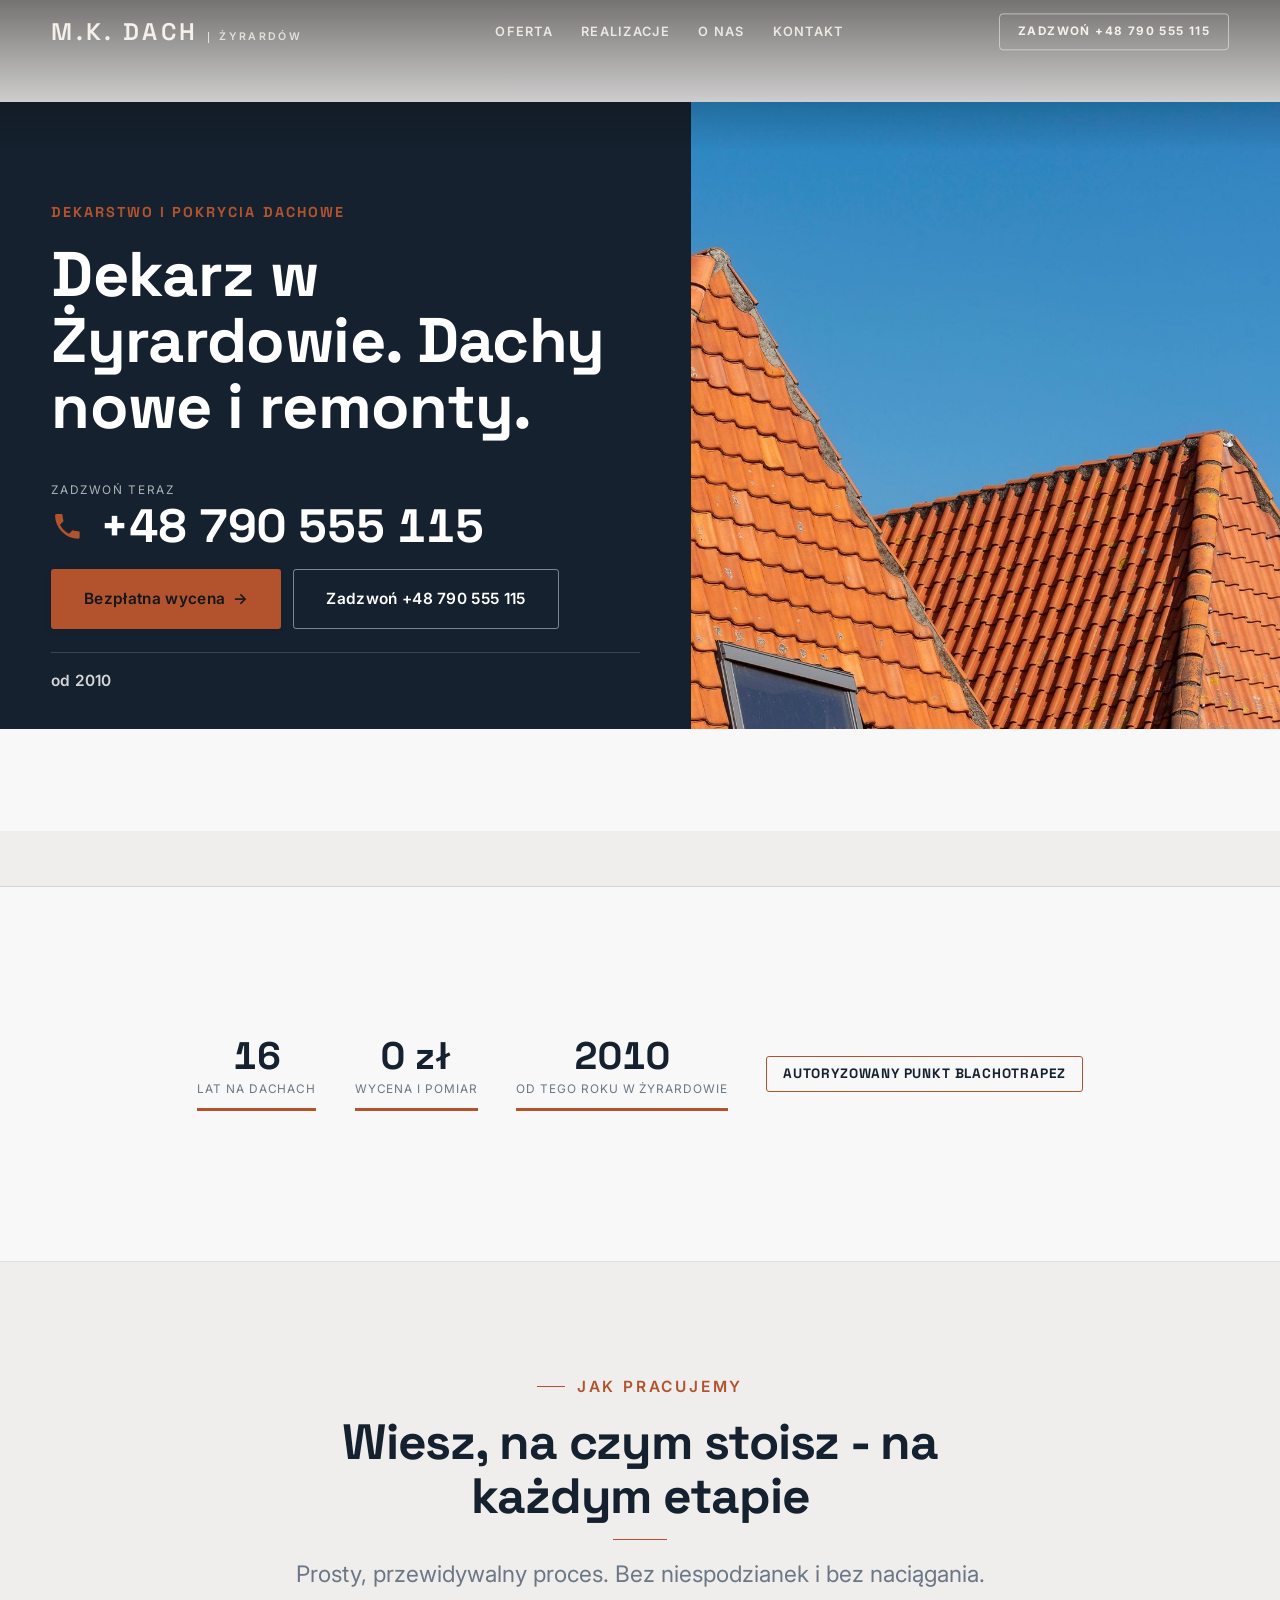
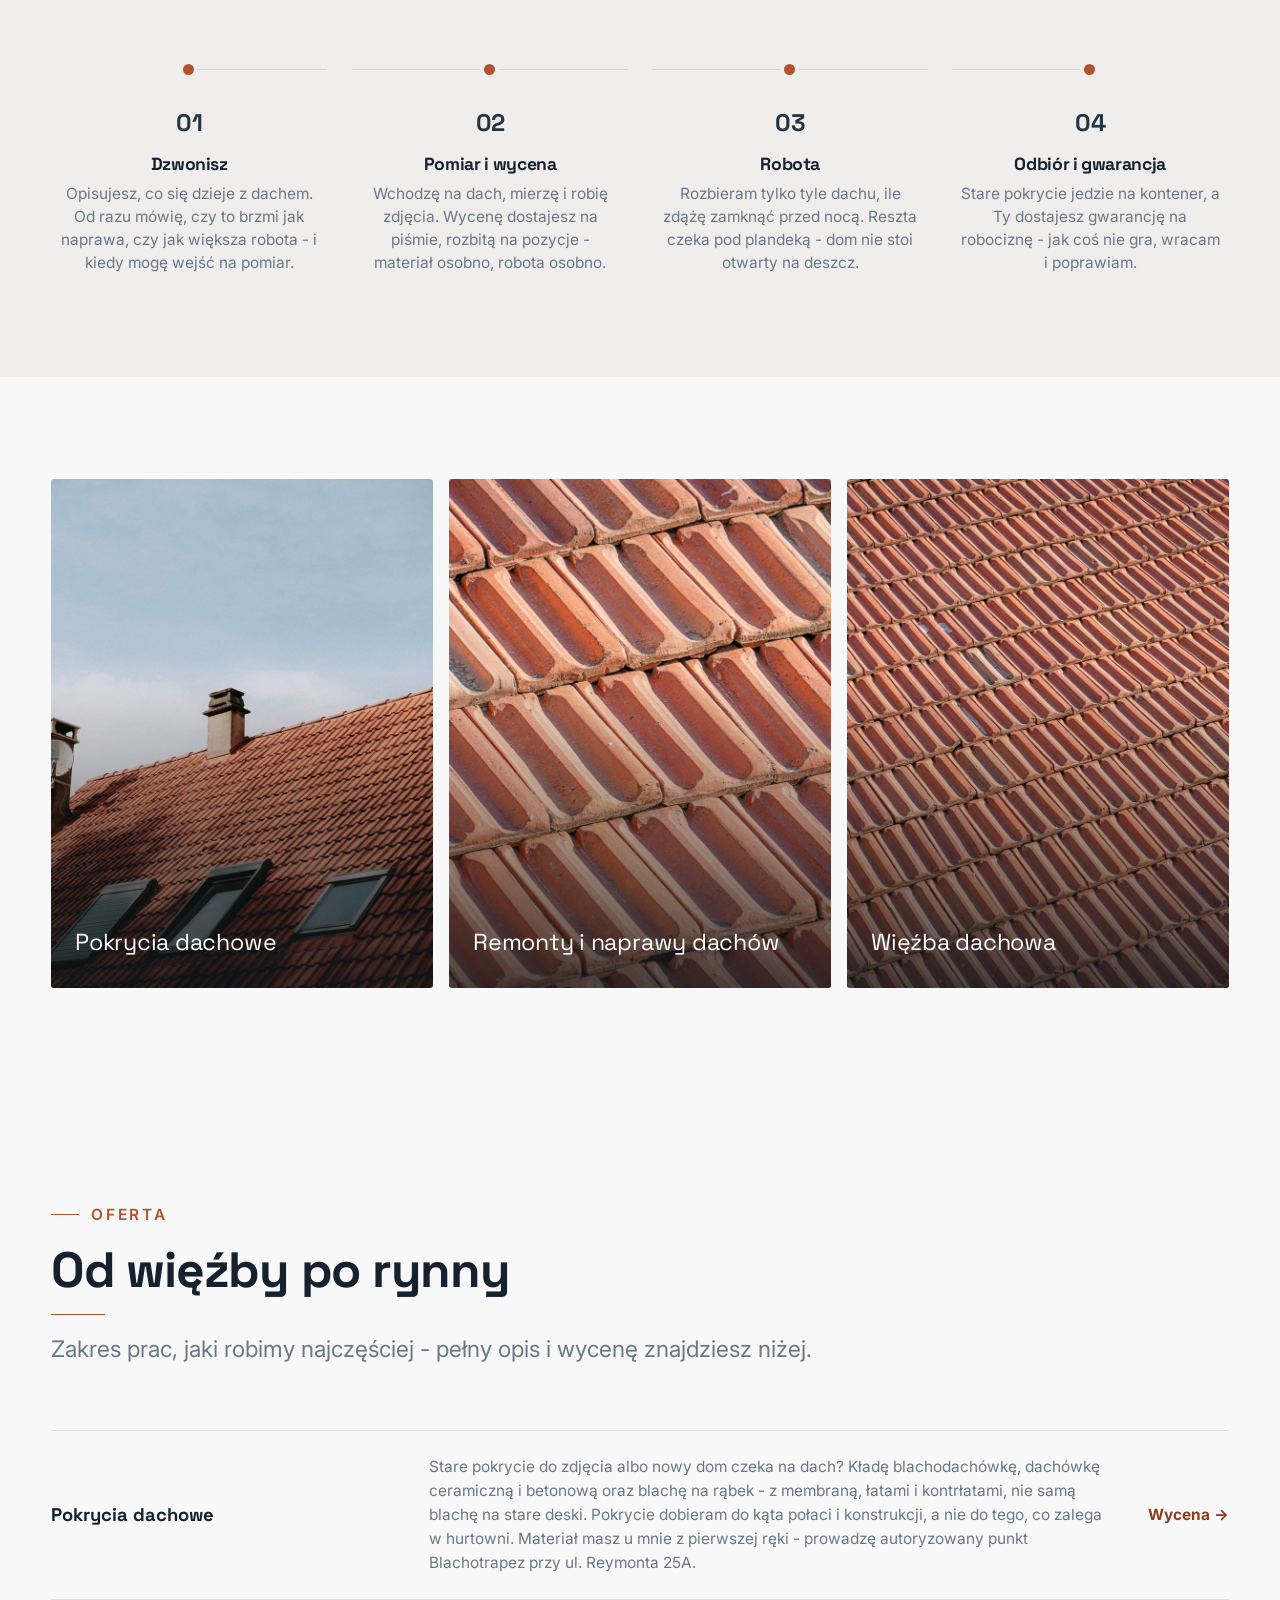
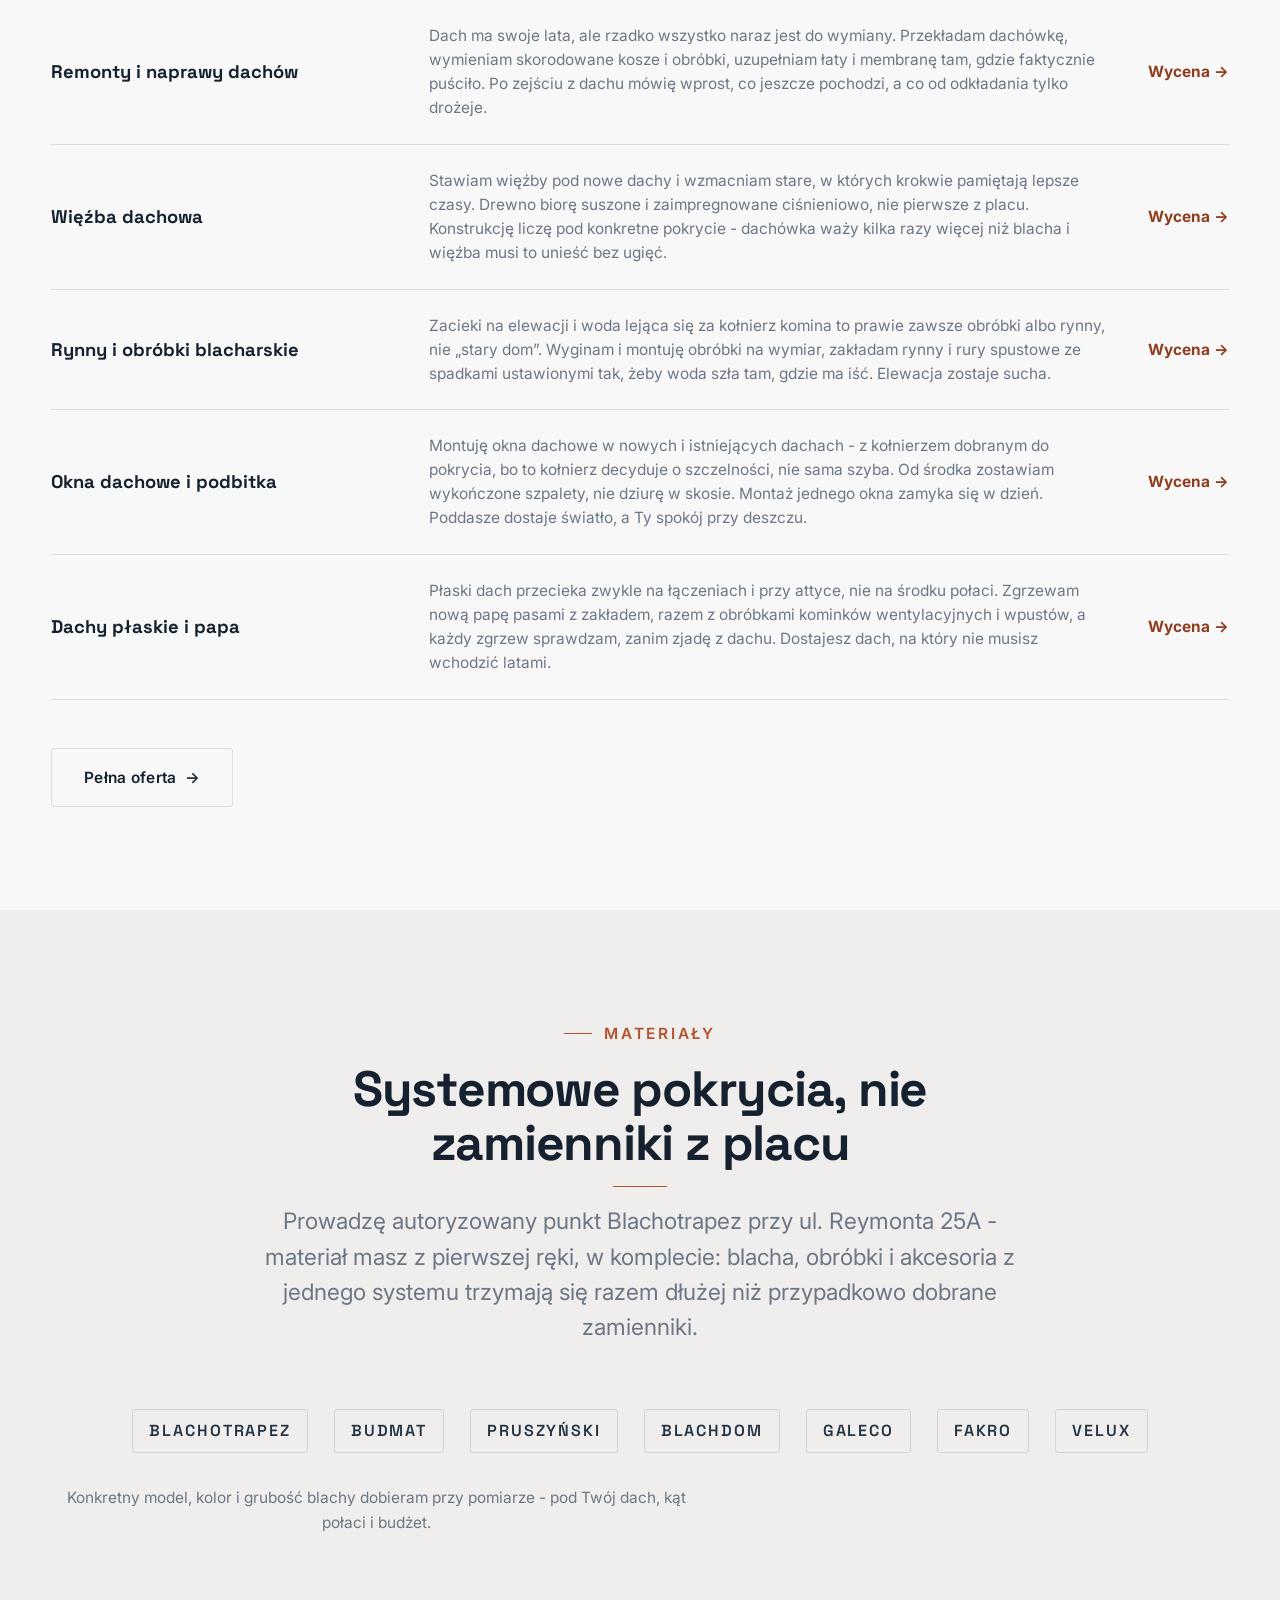
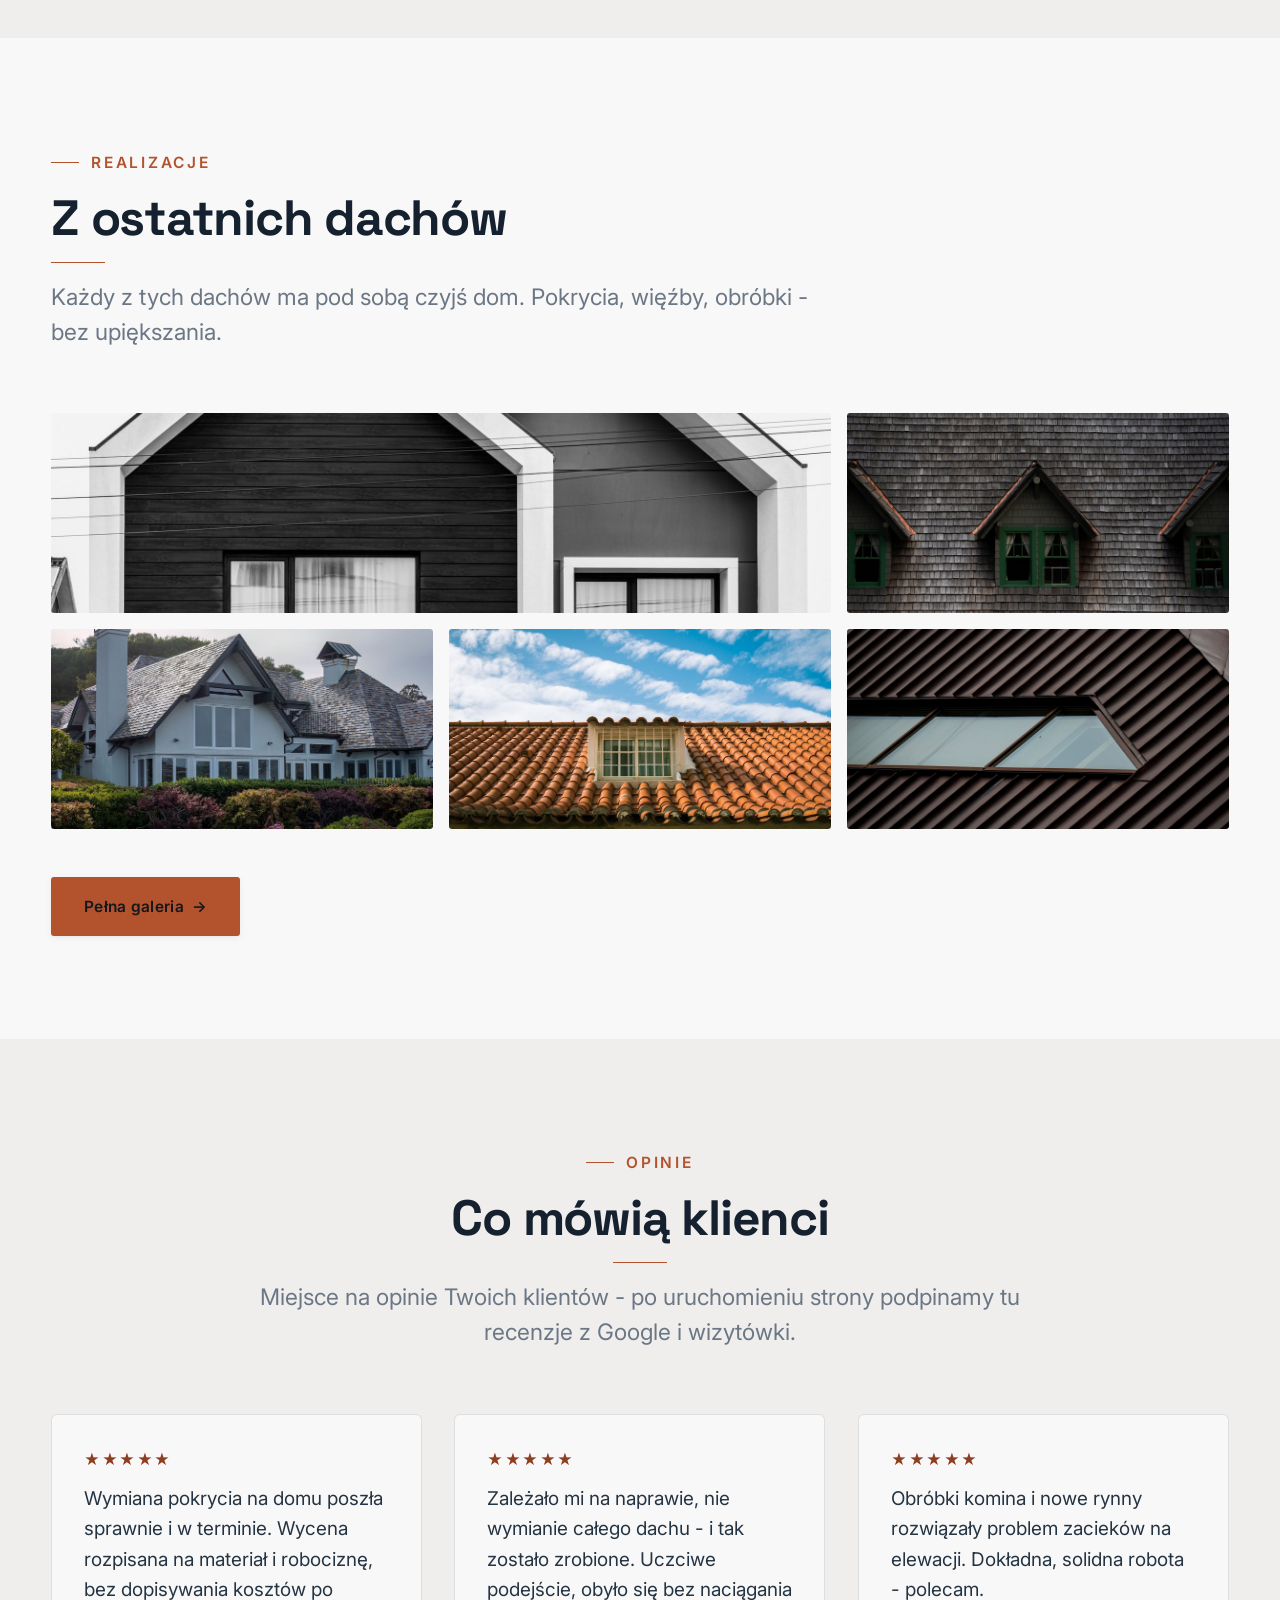
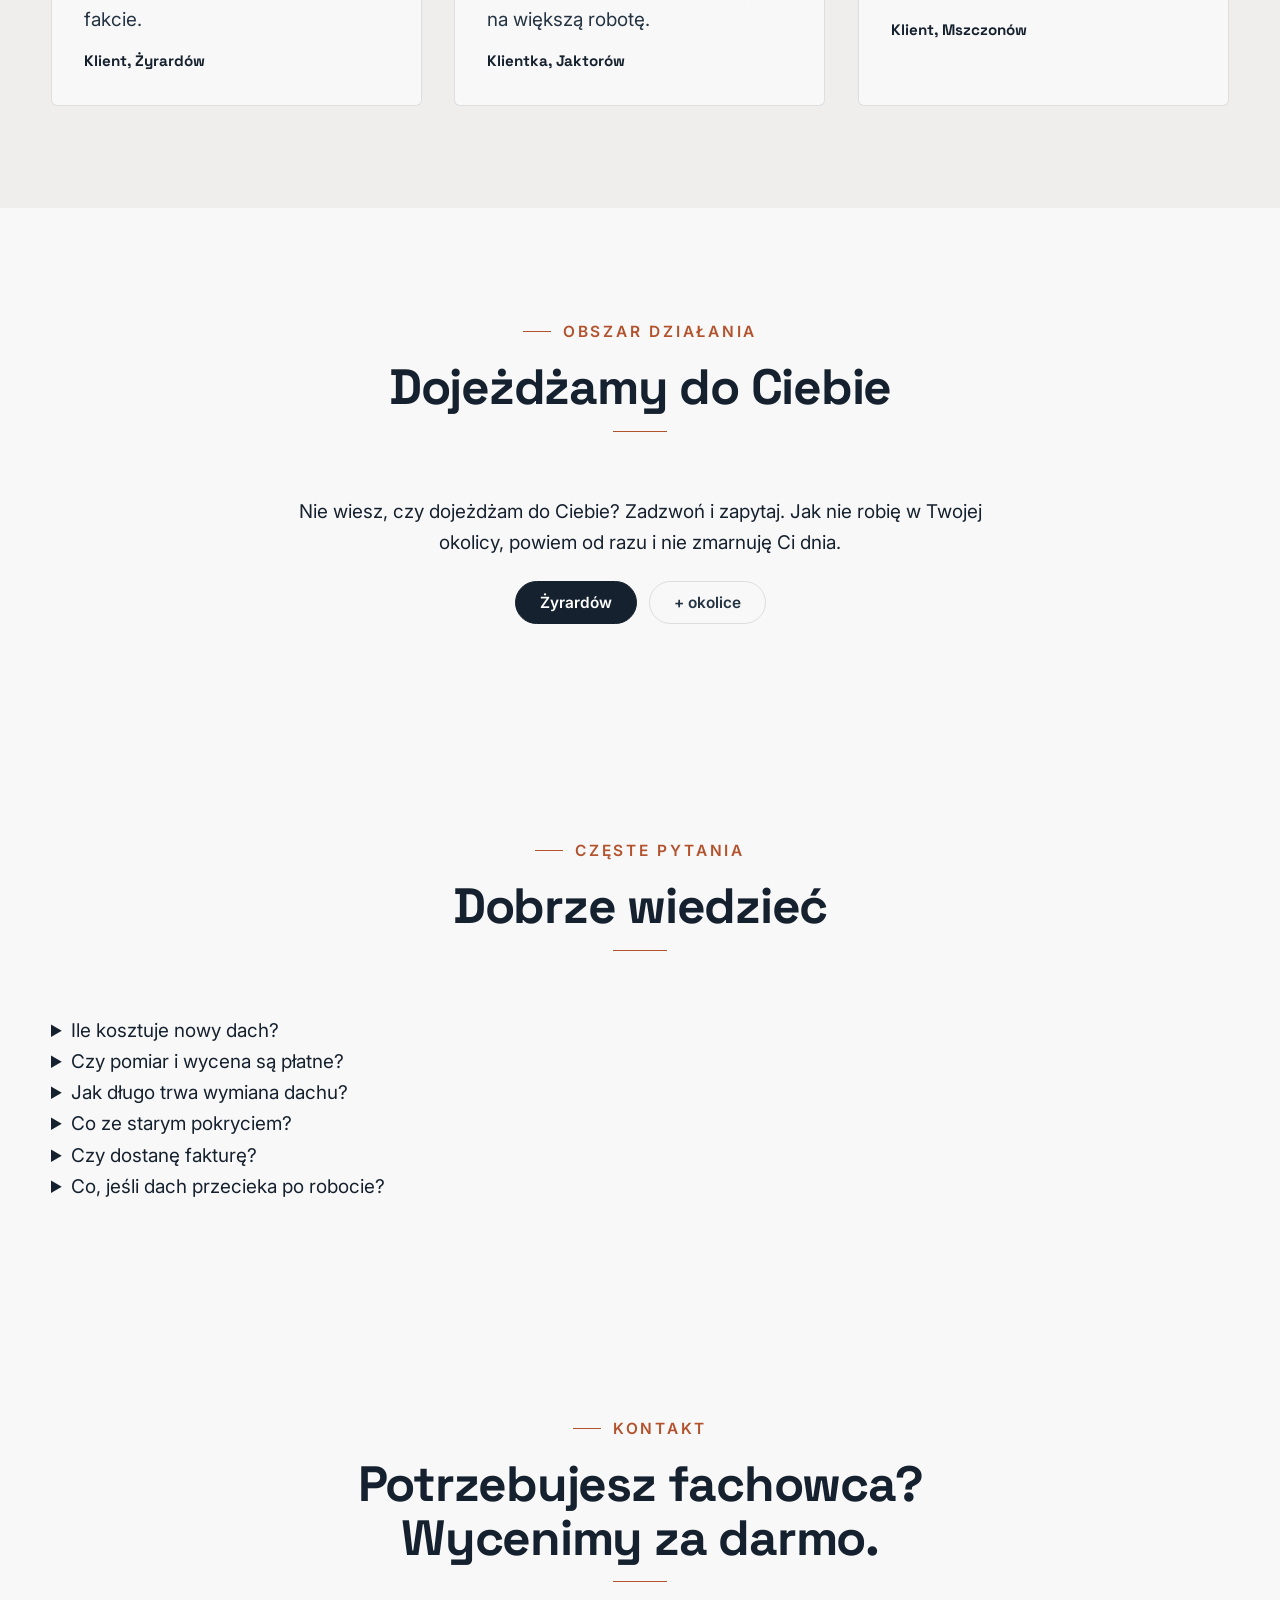
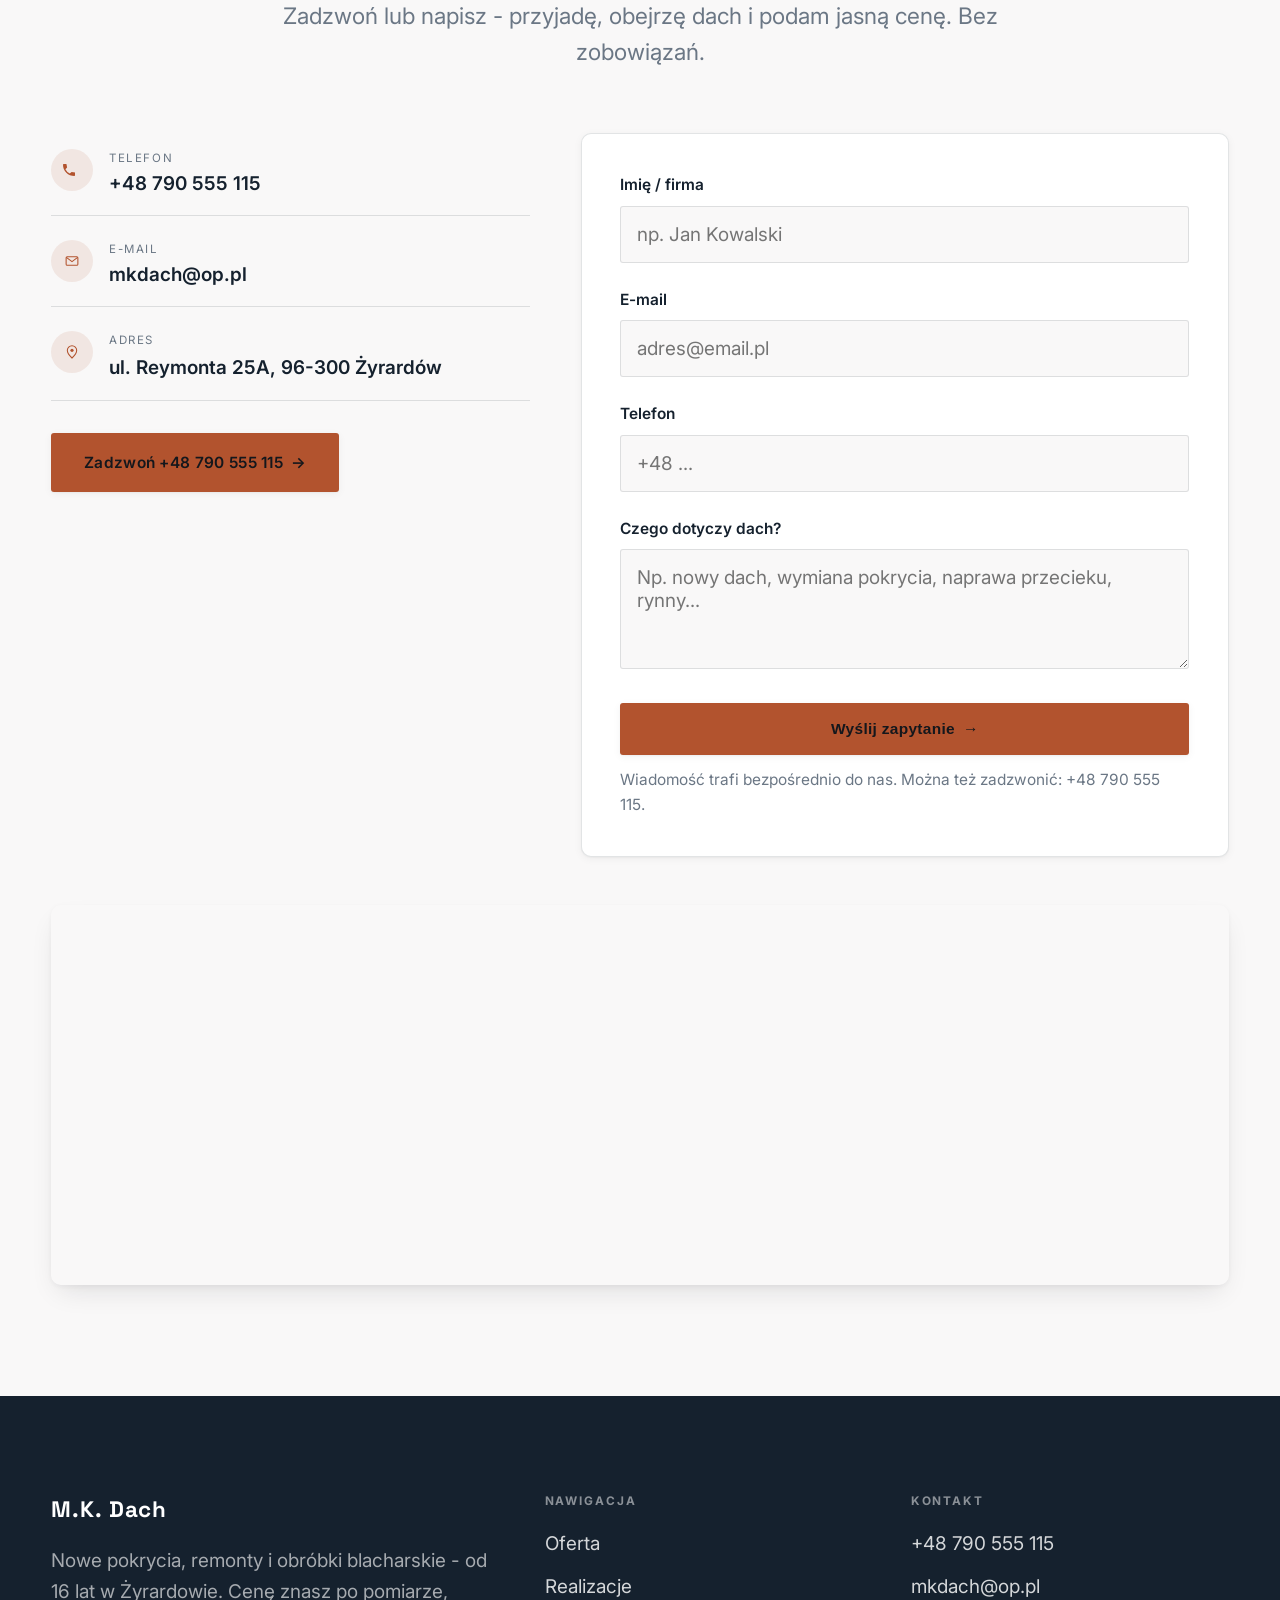
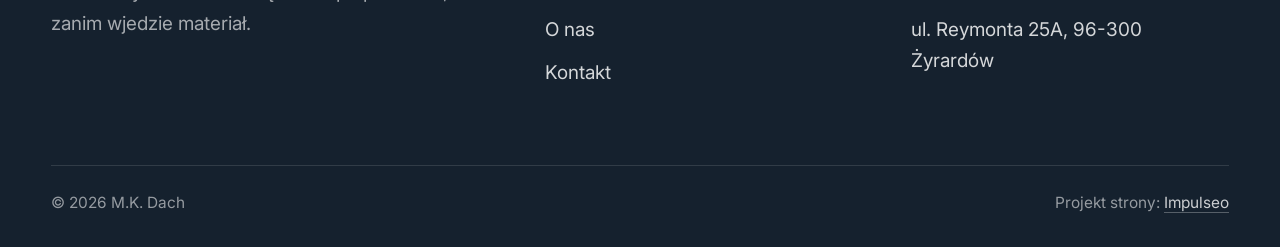
<file: index.html>
<!DOCTYPE html>
<html lang="pl">
<head>
<meta name="robots" content="noindex, nofollow">
<meta charset="UTF-8">
<meta name="viewport" content="width=device-width, initial-scale=1.0">
<title>Dekarz Żyrardów - dachy i remonty | M.K. Dach</title>
<meta name="description" content="Dekarz w Żyrardowie: nowe pokrycia, remonty dachów, więźba, rynny i obróbki. Bezpłatny pomiar, cena przed robotą. Zadzwoń: +48 790 555 115.">
<link rel="canonical" href="https://impulseo-pl.github.io/m-k-dach/">
<meta name="theme-color" content="#15212E">
<meta property="og:title" content="Dekarz Żyrardów - dachy i remonty | M.K. Dach">
<meta property="og:description" content="Nowe pokrycia, remonty dachów, więźba, rynny i obróbki blacharskie w Żyrardowie i okolicy. Bezpłatny pomiar, cena przed robotą.">
<meta property="og:type" content="website">
<meta property="og:locale" content="pl_PL">
<meta property="og:url" content="https://impulseo-pl.github.io/m-k-dach/">
<meta property="og:image" content="https://impulseo-pl.github.io/m-k-dach/img/g1.jpg">
<link rel="preconnect" href="https://fonts.googleapis.com">
<link rel="preconnect" href="https://fonts.gstatic.com" crossorigin>
<link href="https://fonts.googleapis.com/css2?family=Space+Grotesk:wght@500;600;700&family=Inter:wght@400;500;600&display=swap" rel="stylesheet">
<link rel="stylesheet" href="assets/styles.css">
<script type="application/ld+json">
{
  "@context":"https://schema.org",
  "@type":"RoofingContractor",
  "name":"M.K. Dach",
  "image":"https://impulseo-pl.github.io/m-k-dach/img/g1.jpg",
  "url":"https://impulseo-pl.github.io/m-k-dach/",
  "telephone":"+48790555115",
  "email":"mkdach@op.pl",
  "address":{"@type":"PostalAddress","streetAddress":"ul. Reymonta 25A","addressLocality":"Żyrardów","postalCode":"96-300","addressRegion":"mazowieckie","addressCountry":"PL"},
  "areaServed":["Żyrardów","Jaktorów","Mszczonów","Grodzisk Mazowiecki","powiat żyrardowski"],
  "priceRange":"$$",
  "foundingDate":"2010"
}
</script>
</head>
<body>

<header class="nav">
  <div class="wrap nav-inner">
    <a class="brand" href="index.html"><span class="name">M.K. Dach</span><span class="sub">Żyrardów</span></a>
    <nav class="nav-links">
      <a href="oferta.html">Oferta</a>
      <a href="realizacje.html">Realizacje</a>
      <a href="o-nas.html">O nas</a>
      <a href="kontakt.html">Kontakt</a>
      <a href="tel:+48790555115" class="btn btn-accent">Zadzwoń +48 790 555 115</a>
    </nav>
    <button class="nav-toggle" aria-label="Menu"><span></span><span></span><span></span></button>
  </div>
</header>

<section class="hero-fach">
  <img class="hf-photo" src="img/g1.jpg" alt="M.K. Dach">
  <div class="hf-panel">
      <span class="hf-kicker">Dekarstwo i pokrycia dachowe</span>
      <h1 class="hf-title">Dekarz w Żyrardowie. Dachy nowe i remonty. </h1>
      <a class="hf-phone" href="tel:+48790555115"><span class="hf-phone-lab">Zadzwoń teraz</span><span class="hf-phone-num"><svg class="ico-tel" width="16" height="16" viewBox="0 0 24 24" fill="none" aria-hidden="true"><path d="M6.6 10.8a15.5 15.5 0 0 0 6.6 6.6l2.2-2.2a1 1 0 0 1 1-.24 11.4 11.4 0 0 0 3.6.58 1 1 0 0 1 1 1V20a1 1 0 0 1-1 1A17 17 0 0 1 3 4a1 1 0 0 1 1-1h3.5a1 1 0 0 1 1 1c0 1.25.2 2.46.58 3.6a1 1 0 0 1-.25 1l-2.23 2.2Z" fill="currentColor"/></svg> +48 790 555 115</span></a>
      <div class="hf-actions">
        <a href="#kontakt" class="btn btn-accent">Bezpłatna wycena <span class="arr">→</span></a>
        <a href="tel:+48790555115" class="btn btn-ghost hf-ghost">Zadzwoń +48 790 555 115</a>
      </div>
      <div class="hf-trust">od 2010</div>
  </div>
</section>
<section class="fach-promise">
  <div class="wrap">
    <ul class="fp-row reveal"><li>Bezpłatna wycena</li><li>Dojazd: Żyrardów i okolice</li><li>Gwarancja na robociznę</li></ul>
  </div>
</section>
<section class="trust-bar">
  <div class="wrap">
    <div class="tb-stats reveal">
      <div class="tb-stat"><span class="tb-num">16</span><span class="tb-lab">lat na dachach</span></div>
      <div class="tb-stat"><span class="tb-num">0 zł</span><span class="tb-lab">wycena i pomiar</span></div>
      <div class="tb-stat"><span class="tb-num">2010</span><span class="tb-lab">od tego roku w Żyrardowie</span></div>
    </div>
    <span class="tb-seal reveal">Autoryzowany punkt Blachotrapez</span>
  </div>
</section>
<section class="proces fachowcy">
  <div class="wrap">
    <div class="head center reveal">
      <span class="eyebrow">Jak pracujemy</span>
      <h2>Wiesz, na czym stoisz - na każdym etapie</h2>
      <p>Prosty, przewidywalny proces. Bez niespodzianek i bez naciągania.</p>
    </div>
    <ol class="proces-line">
      <li class="reveal"><span class="pno">01</span><h3>Dzwonisz</h3><p>Opisujesz, co się dzieje z dachem. Od razu mówię, czy to brzmi jak naprawa, czy jak większa robota - i kiedy mogę wejść na pomiar.</p></li>
      <li class="reveal"><span class="pno">02</span><h3>Pomiar i wycena</h3><p>Wchodzę na dach, mierzę i robię zdjęcia. Wycenę dostajesz na piśmie, rozbitą na pozycje - materiał osobno, robota osobno.</p></li>
      <li class="reveal"><span class="pno">03</span><h3>Robota</h3><p>Rozbieram tylko tyle dachu, ile zdążę zamknąć przed nocą. Reszta czeka pod plandeką - dom nie stoi otwarty na deszcz.</p></li>
      <li class="reveal"><span class="pno">04</span><h3>Odbiór i gwarancja</h3><p>Stare pokrycie jedzie na kontener, a Ty dostajesz gwarancję na robociznę - jak coś nie gra, wracam i poprawiam.</p></li>
    </ol>
  </div>
</section>
<section class="gateways-band">
  <div class="wrap">
    <div class="gateways">
      <a href="oferta.html" class="gateway reveal"><img src="img/g2.jpg" alt="Pokrycia dachowe" loading="lazy"><span class="g-ttl">Pokrycia dachowe</span></a>
      <a href="oferta.html" class="gateway reveal"><img src="img/g3.jpg" alt="Remonty i naprawy dachów" loading="lazy"><span class="g-ttl">Remonty i naprawy dachów</span></a>
      <a href="oferta.html" class="gateway reveal"><img src="img/g4.jpg" alt="Więźba dachowa" loading="lazy"><span class="g-ttl">Więźba dachowa</span></a>
    </div>
  </div>
</section>
<section class="fach-uslugi">
  <div class="wrap">
    <div class="head reveal">
      <span class="eyebrow">Oferta</span>
      <h2>Od więźby po rynny</h2>
      <p>Zakres prac, jaki robimy najczęściej - pełny opis i wycenę znajdziesz niżej.</p>
    </div>
    <ul class="fu-list">
      <li class="fu-row reveal"><div class="fu-name">Pokrycia dachowe</div><div class="fu-desc">Stare pokrycie do zdjęcia albo nowy dom czeka na dach? Kładę blachodachówkę, dachówkę ceramiczną i betonową oraz blachę na rąbek - z membraną, łatami i kontrłatami, nie samą blachę na stare deski. Pokrycie dobieram do kąta połaci i konstrukcji, a nie do tego, co zalega w hurtowni. Materiał masz u mnie z pierwszej ręki - prowadzę autoryzowany punkt Blachotrapez przy ul. Reymonta 25A.</div><a class="fu-cta" href="kontakt.html">Wycena <span class="arr">→</span></a></li>
      <li class="fu-row reveal"><div class="fu-name">Remonty i naprawy dachów</div><div class="fu-desc">Dach ma swoje lata, ale rzadko wszystko naraz jest do wymiany. Przekładam dachówkę, wymieniam skorodowane kosze i obróbki, uzupełniam łaty i membranę tam, gdzie faktycznie puściło. Po zejściu z dachu mówię wprost, co jeszcze pochodzi, a co od odkładania tylko drożeje.</div><a class="fu-cta" href="kontakt.html">Wycena <span class="arr">→</span></a></li>
      <li class="fu-row reveal"><div class="fu-name">Więźba dachowa</div><div class="fu-desc">Stawiam więźby pod nowe dachy i wzmacniam stare, w których krokwie pamiętają lepsze czasy. Drewno biorę suszone i zaimpregnowane ciśnieniowo, nie pierwsze z placu. Konstrukcję liczę pod konkretne pokrycie - dachówka waży kilka razy więcej niż blacha i więźba musi to unieść bez ugięć.</div><a class="fu-cta" href="kontakt.html">Wycena <span class="arr">→</span></a></li>
      <li class="fu-row reveal"><div class="fu-name">Rynny i obróbki blacharskie</div><div class="fu-desc">Zacieki na elewacji i woda lejąca się za kołnierz komina to prawie zawsze obróbki albo rynny, nie „stary dom”. Wyginam i montuję obróbki na wymiar, zakładam rynny i rury spustowe ze spadkami ustawionymi tak, żeby woda szła tam, gdzie ma iść. Elewacja zostaje sucha.</div><a class="fu-cta" href="kontakt.html">Wycena <span class="arr">→</span></a></li>
      <li class="fu-row reveal"><div class="fu-name">Okna dachowe i podbitka</div><div class="fu-desc">Montuję okna dachowe w nowych i istniejących dachach - z kołnierzem dobranym do pokrycia, bo to kołnierz decyduje o szczelności, nie sama szyba. Od środka zostawiam wykończone szpalety, nie dziurę w skosie. Montaż jednego okna zamyka się w dzień. Poddasze dostaje światło, a Ty spokój przy deszczu.</div><a class="fu-cta" href="kontakt.html">Wycena <span class="arr">→</span></a></li>
      <li class="fu-row reveal"><div class="fu-name">Dachy płaskie i papa</div><div class="fu-desc">Płaski dach przecieka zwykle na łączeniach i przy attyce, nie na środku połaci. Zgrzewam nową papę pasami z zakładem, razem z obróbkami kominków wentylacyjnych i wpustów, a każdy zgrzew sprawdzam, zanim zjadę z dachu. Dostajesz dach, na który nie musisz wchodzić latami.</div><a class="fu-cta" href="kontakt.html">Wycena <span class="arr">→</span></a></li>
    </ul>
    <div style="margin-top:var(--space-7)" class="reveal"><a href="oferta.html" class="btn btn-ghost">Pełna oferta <span class="arr">→</span></a></div>
  </div>
</section>
<section class="auto-marki" style="background:var(--paper-2)">
  <div class="wrap">
    <div class="head center reveal">
      <span class="eyebrow">Materiały</span>
      <h2>Systemowe pokrycia, nie zamienniki z placu</h2>
      <p>Prowadzę autoryzowany punkt Blachotrapez przy ul. Reymonta 25A - materiał masz z pierwszej ręki, w komplecie: blacha, obróbki i akcesoria z jednego systemu trzymają się razem dłużej niż przypadkowo dobrane zamienniki.</p>
    </div>
    <ul class="marki-list reveal">
      <li>Blachotrapez</li>
      <li>Budmat</li>
      <li>Pruszyński</li>
      <li>Blachdom</li>
      <li>Galeco</li>
      <li>Fakro</li>
      <li>Velux</li>
    </ul>
    <p class="marki-gwar reveal">Konkretny model, kolor i grubość blachy dobieram przy pomiarze - pod Twój dach, kąt połaci i budżet.</p>
  </div>
</section>
<section>
  <div class="wrap">
    <div class="head reveal">
      <span class="eyebrow">Realizacje</span>
      <h2>Z ostatnich dachów</h2>
      <p>Każdy z tych dachów ma pod sobą czyjś dom. Pokrycia, więźby, obróbki - bez upiększania.</p>
    </div>
    <div class="gallery">
      <div class="tile t-two3 reveal"><img src="img/g5.jpg" alt="Obróbki przy kominie" loading="lazy"><div class="cap">Obróbki przy kominie</div></div>
      <div class="tile t-third reveal"><img src="img/g6.jpg" alt="Okno dachowe" loading="lazy"><div class="cap">Okno dachowe</div></div>
      <div class="tile t-third reveal"><img src="img/g7.jpg" alt="Orynnowanie i podbitka" loading="lazy"><div class="cap">Orynnowanie i podbitka</div></div>
      <div class="tile t-third reveal"><img src="img/g9.jpg" alt="M.K. Dach" loading="lazy"></div>
      <div class="tile t-third reveal"><img src="img/g10.jpg" alt="M.K. Dach" loading="lazy"></div>
    </div>
    <div style="margin-top:var(--space-7)" class="reveal"><a href="realizacje.html" class="btn btn-accent">Pełna galeria <span class="arr">→</span></a></div>
  </div>
</section>
<section class="opinie" style="background:var(--paper-2)">
  <div class="wrap">
    <div class="head center reveal">
      <span class="eyebrow">Opinie</span>
      <h2>Co mówią klienci</h2>
      <p>Miejsce na opinie Twoich klientów - po uruchomieniu strony podpinamy tu recenzje z Google i wizytówki.</p>
    </div>
    <div class="opinie-grid">
      <figure class="op-card reveal">
        <div class="op-star" aria-hidden="true">★★★★★</div>
        <blockquote>Wymiana pokrycia na domu poszła sprawnie i w terminie. Wycena rozpisana na materiał i robociznę, bez dopisywania kosztów po fakcie.</blockquote>
        <figcaption class="op-autor">Klient, Żyrardów</figcaption>
      </figure>
      <figure class="op-card reveal">
        <div class="op-star" aria-hidden="true">★★★★★</div>
        <blockquote>Zależało mi na naprawie, nie wymianie całego dachu - i tak zostało zrobione. Uczciwe podejście, obyło się bez naciągania na większą robotę.</blockquote>
        <figcaption class="op-autor">Klientka, Jaktorów</figcaption>
      </figure>
      <figure class="op-card reveal">
        <div class="op-star" aria-hidden="true">★★★★★</div>
        <blockquote>Obróbki komina i nowe rynny rozwiązały problem zacieków na elewacji. Dokładna, solidna robota - polecam.</blockquote>
        <figcaption class="op-autor">Klient, Mszczonów</figcaption>
      </figure>
    </div>
  </div>
</section>
<section class="obszar">
  <div class="wrap">
    <div class="head center reveal">
      <span class="eyebrow">Obszar działania</span>
      <h2>Dojeżdżamy do Ciebie</h2>
    </div>
    <p class="obszar-txt reveal" style="text-align:center;max-width:60ch;margin:0 auto 1.4rem">Nie wiesz, czy dojeżdżam do Ciebie? Zadzwoń i zapytaj. Jak nie robię w Twojej okolicy, powiem od razu i nie zmarnuję Ci dnia.</p>
    <ul class="obszar-list reveal"><li class="is-home">Żyrardów</li><li>+ okolice</li></ul>
  </div>
</section>
<section class="faq-klinika">
  <div class="wrap">
    <div class="head center reveal">
      <span class="eyebrow">Częste pytania</span>
      <h2>Dobrze wiedzieć</h2>
    </div>
    <div class="faq-list">
      <details class="faq-item reveal"><summary>Ile kosztuje nowy dach?</summary><p>Bez pomiaru nie strzelam - za dużo zależy od powierzchni, kątów i pokrycia. Widełki usłyszysz już przez telefon, dokładną cenę po pomiarze.</p></details>
      <details class="faq-item reveal"><summary>Czy pomiar i wycena są płatne?</summary><p>Nie. Pomiar i wycena w Żyrardowie i najbliższej okolicy są bezpłatne i do niczego nie zobowiązują.</p></details>
      <details class="faq-item reveal"><summary>Jak długo trwa wymiana dachu?</summary><p>Typowy dom to zwykle tydzień, dwa - zależnie od pokrycia i pogody. Termin i czas roboty znasz przed startem, a o przesunięciu przez pogodę mówię od razu, nie po fakcie.</p></details>
      <details class="faq-item reveal"><summary>Co ze starym pokryciem?</summary><p>Rozbiórka i wywóz są w wycenie, chyba że umówimy się inaczej. Stary eternit oddaję firmie z uprawnieniami do azbestu - tego nie wolno wywieźć byle gdzie i nie ma co ryzykować.</p></details>
      <details class="faq-item reveal"><summary>Czy dostanę fakturę?</summary><p>Tak - VAT albo paragon, jak wolisz. Przy większych dachach rozliczamy się etapami, po odebranej robocie.</p></details>
      <details class="faq-item reveal"><summary>Co, jeśli dach przecieka po robocie?</summary><p>Wracam i sprawdzam, gdzie puściło. Moja robota - poprawiam za darmo; przyczyna gdzie indziej - pokazuję zdjęcia i mówię, co z tym zrobić.</p></details>
    </div>
  </div>
</section>
<section class="contact" id="kontakt">
  <div class="wrap">
    <div class="head center reveal">
      <span class="eyebrow">Kontakt</span>
      <h2>Potrzebujesz fachowca? Wycenimy za darmo.</h2>
      <p>Zadzwoń lub napisz - przyjadę, obejrzę dach i podam jasną cenę. Bez zobowiązań.</p>
    </div>
    <div class="contact-grid">
      <div class="reveal">
        <div class="info-list">
          <div class="info-row"><div class="ic"><svg class="ico-tel" width="16" height="16" viewBox="0 0 24 24" fill="none" aria-hidden="true"><path d="M6.6 10.8a15.5 15.5 0 0 0 6.6 6.6l2.2-2.2a1 1 0 0 1 1-.24 11.4 11.4 0 0 0 3.6.58 1 1 0 0 1 1 1V20a1 1 0 0 1-1 1A17 17 0 0 1 3 4a1 1 0 0 1 1-1h3.5a1 1 0 0 1 1 1c0 1.25.2 2.46.58 3.6a1 1 0 0 1-.25 1l-2.23 2.2Z" fill="currentColor"/></svg></div><div><div class="lbl">Telefon</div><a class="val" href="tel:+48790555115">+48 790 555 115</a></div></div>
          <div class="info-row"><div class="ic"><svg class="ico-mail" width="16" height="16" viewBox="0 0 24 24" fill="none" aria-hidden="true"><rect x="3.2" y="5.5" width="17.6" height="13" rx="1.6" stroke="currentColor" stroke-width="1.6"/><path d="M4 7l8 6 8-6" stroke="currentColor" stroke-width="1.6" stroke-linecap="round" stroke-linejoin="round"/></svg></div><div><div class="lbl">E-mail</div><a class="val" href="mailto:mkdach@op.pl">mkdach@op.pl</a></div></div>
          <div class="info-row"><div class="ic"><svg class="ico-pin" width="16" height="16" viewBox="0 0 24 24" fill="none" aria-hidden="true"><path d="M12 21s7-6.1 7-11.5A7 7 0 0 0 5 9.5C5 14.9 12 21 12 21Z" stroke="currentColor" stroke-width="1.6" fill="none"/><circle cx="12" cy="9.5" r="2.4" fill="currentColor"/></svg></div><div><div class="lbl">Adres</div><div class="val">ul. Reymonta 25A, 96-300 Żyrardów</div></div></div>
        </div>
        <a href="tel:+48790555115" class="btn btn-accent" style="margin-top:var(--space-6)">Zadzwoń +48 790 555 115 <span class="arr">→</span></a>
      </div>
      <div class="reveal">
        <form class="form" action="https://formsubmit.co/mkdach@op.pl" method="POST">
          <input type="hidden" name="_subject" value="Zapytanie ze strony M.K. Dach">
          <input type="hidden" name="_captcha" value="false">
          <input type="hidden" name="_template" value="table">
          <div class="fld"><label for="name">Imię / firma</label><input id="name" name="name" type="text" placeholder="np. Jan Kowalski" required></div>
          <div class="fld"><label for="email">E-mail</label><input id="email" name="email" type="email" placeholder="adres@email.pl" required></div>
          <div class="fld"><label for="phone">Telefon</label><input id="phone" name="phone" type="tel" placeholder="+48 ..."></div>
          <div class="fld"><label for="msg">Czego dotyczy dach?</label><textarea id="msg" name="message" placeholder="Np. nowy dach, wymiana pokrycia, naprawa przecieku, rynny..." required></textarea></div>
          <button type="submit" class="btn btn-accent" style="width:100%;justify-content:center">Wyślij zapytanie <span class="arr">→</span></button>
          <p class="note">Wiadomość trafi bezpośrednio do nas. Można też zadzwonić: +48 790 555 115.</p>
        </form>
      </div>
    </div>
    <div class="reveal" style="margin-top:var(--space-7)">
      <iframe class="map" title="M.K. Dach - Żyrardów" src="https://maps.google.com/maps?q=M.K.%20Dach%20%C5%BByrard%C3%B3w&z=15&output=embed" loading="lazy" referrerpolicy="no-referrer-when-downgrade"></iframe>
    </div>
  </div>
</section>

<footer>
  <div class="wrap">
    <div class="foot-grid">
      <div class="foot-brand">
        <div class="name">M.K. Dach</div>
        <p>Nowe pokrycia, remonty i obróbki blacharskie - od 16 lat w Żyrardowie. Cenę znasz po pomiarze, zanim wjedzie materiał.</p>
      </div>
      <div class="foot-col">
        <h4>Nawigacja</h4>
        <a href="oferta.html">Oferta</a>
        <a href="realizacje.html">Realizacje</a>
        <a href="o-nas.html">O nas</a>
        <a href="kontakt.html">Kontakt</a>
      </div>
      <div class="foot-col">
        <h4>Kontakt</h4>
        <a href="tel:+48790555115">+48 790 555 115</a>
        <a href="mailto:mkdach@op.pl">mkdach@op.pl</a>
        <p>ul. Reymonta 25A, 96-300 Żyrardów</p>
      </div>
    </div>
    <div class="foot-bot">
      <span>© 2026 M.K. Dach</span>
      <span>Projekt strony: <a class="foot-credit" href="https://impulseo.pl" target="_blank" rel="noopener">Impulseo</a></span>
    </div>
  </div>
</footer>
<div class="sticky-call"><a class="sc-call" href="tel:+48790555115"><svg class="ico-tel" width="16" height="16" viewBox="0 0 24 24" fill="none" aria-hidden="true"><path d="M6.6 10.8a15.5 15.5 0 0 0 6.6 6.6l2.2-2.2a1 1 0 0 1 1-.24 11.4 11.4 0 0 0 3.6.58 1 1 0 0 1 1 1V20a1 1 0 0 1-1 1A17 17 0 0 1 3 4a1 1 0 0 1 1-1h3.5a1 1 0 0 1 1 1c0 1.25.2 2.46.58 3.6a1 1 0 0 1-.25 1l-2.23 2.2Z" fill="currentColor"/></svg> Zadzwoń</a><a class="sc-quote" href="#kontakt">Bezpłatna wycena</a></div>

<script src="assets/main.js"></script>
</body>
</html>
</file>
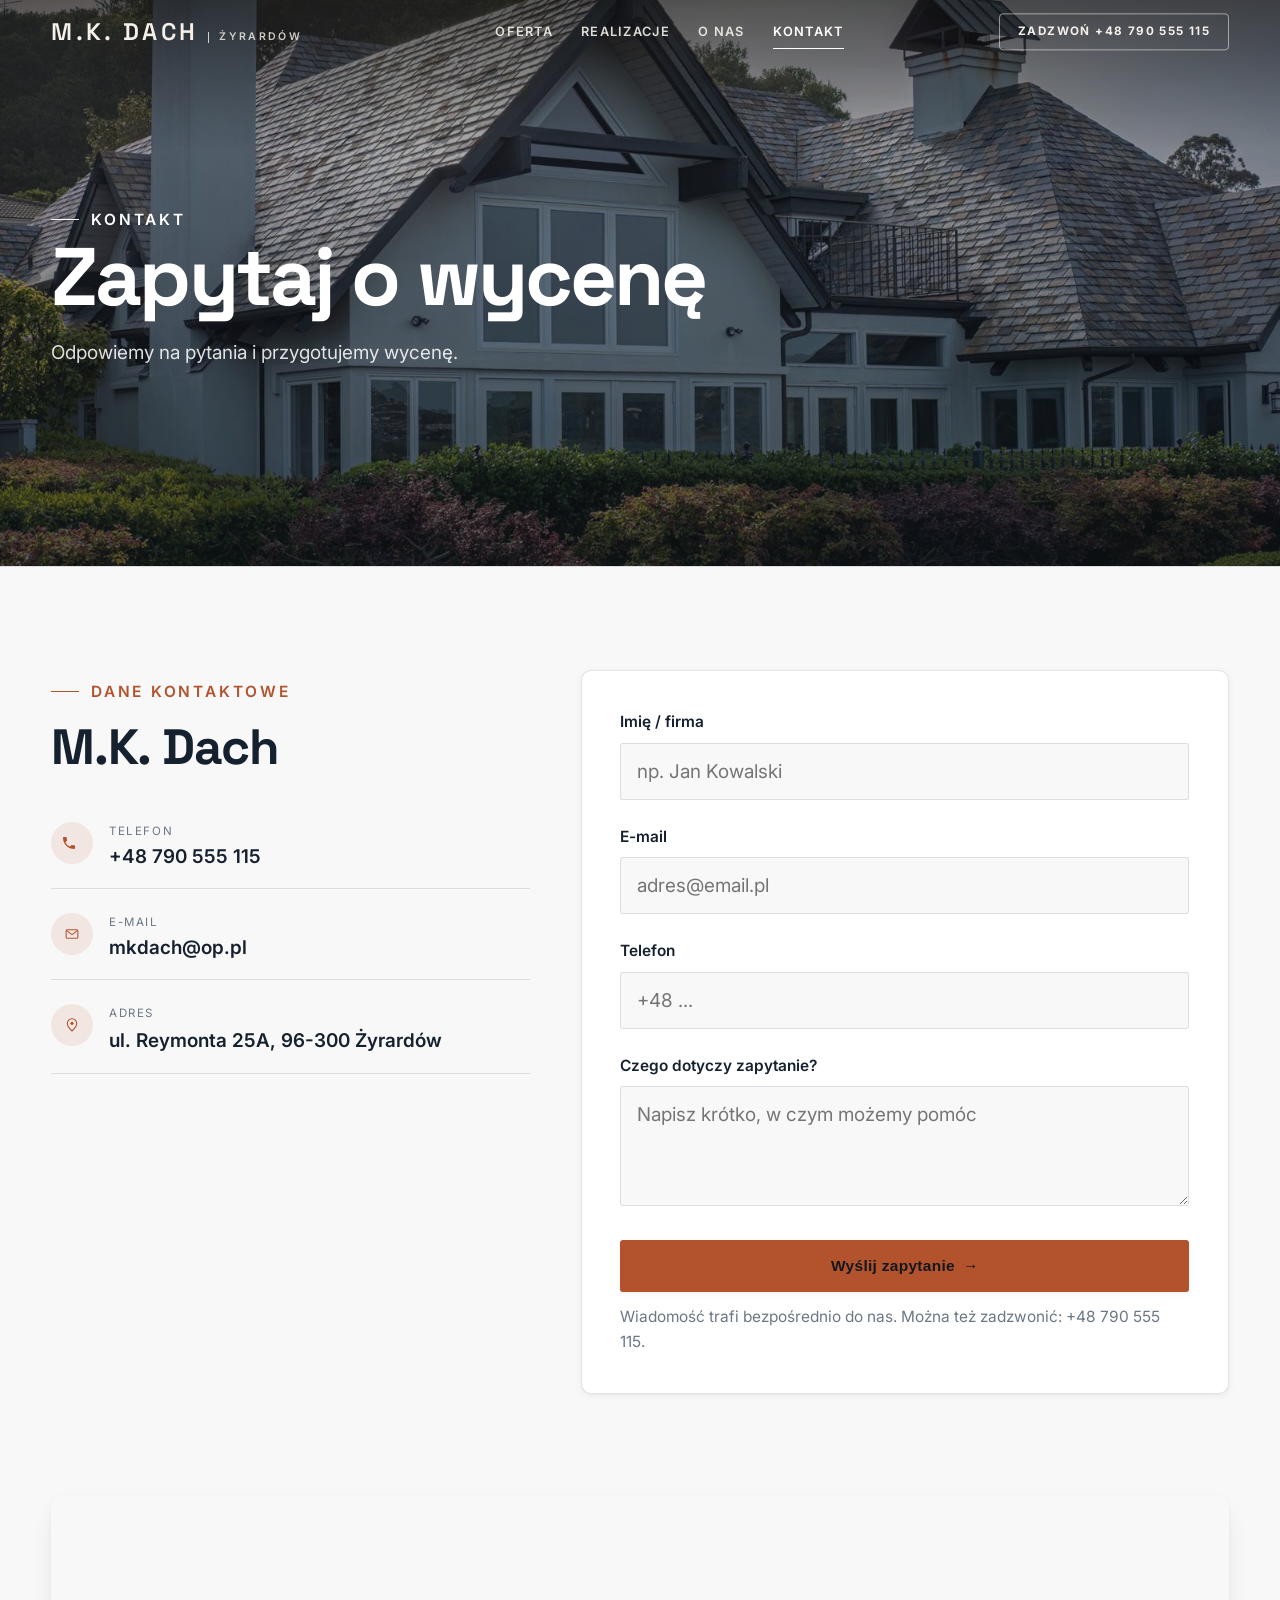
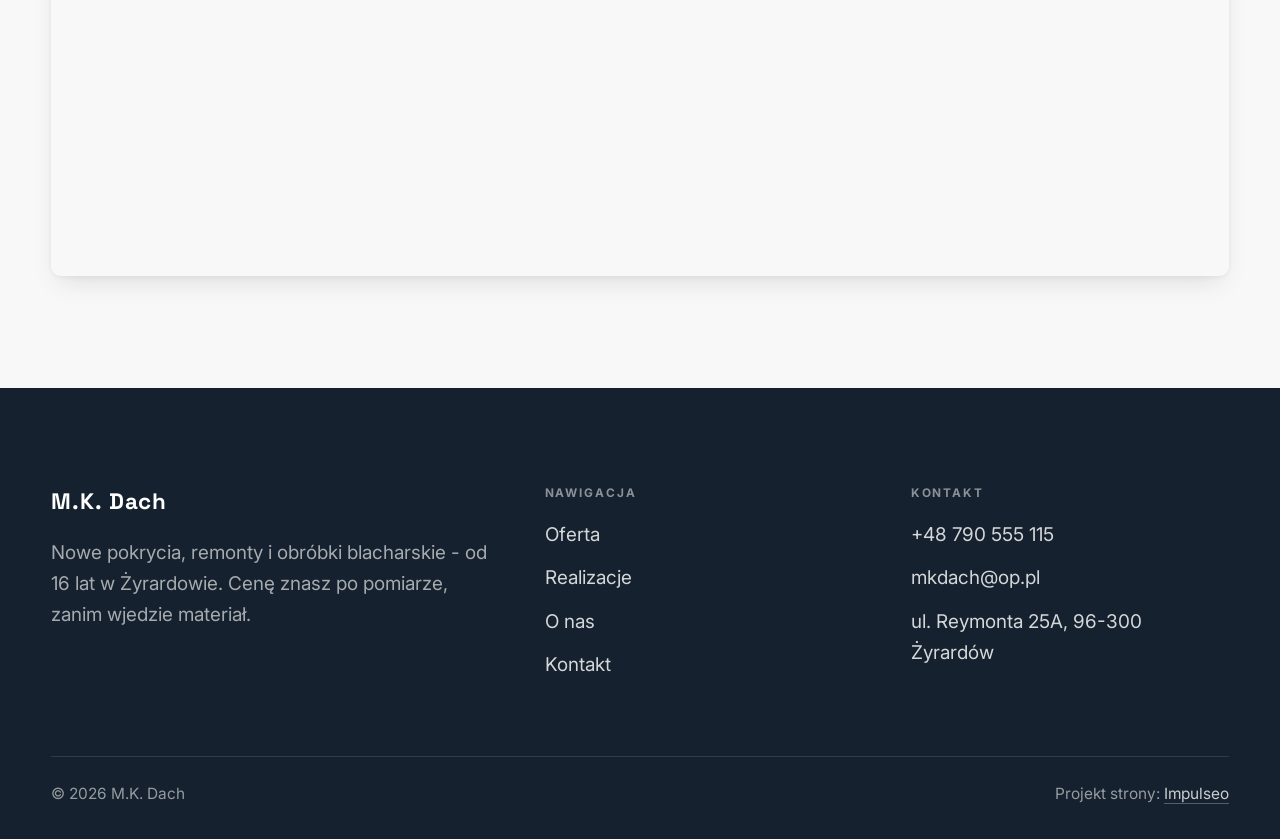
<file: kontakt.html>
<!DOCTYPE html>
<html lang="pl">
<head>
<meta name="robots" content="noindex, nofollow">
<meta charset="UTF-8">
<meta name="viewport" content="width=device-width, initial-scale=1.0">
<title>Kontakt - M.K. Dach</title>
<meta name="description" content="Kontakt M.K. Dach - ul. Reymonta 25A, 96-300 Żyrardów">
<link rel="preconnect" href="https://fonts.googleapis.com">
<link rel="preconnect" href="https://fonts.gstatic.com" crossorigin>
<link href="https://fonts.googleapis.com/css2?family=Space+Grotesk:wght@500;600;700&family=Inter:wght@400;500;600&display=swap" rel="stylesheet">
<link rel="stylesheet" href="assets/styles.css">
</head>
<body>

<header class="nav">
  <div class="wrap nav-inner">
    <a class="brand" href="index.html"><span class="name">M.K. Dach</span><span class="sub">Żyrardów</span></a>
    <nav class="nav-links">
      <a href="oferta.html">Oferta</a>
      <a href="realizacje.html">Realizacje</a>
      <a href="o-nas.html">O nas</a>
      <a href="kontakt.html" class="active">Kontakt</a>
      <a href="tel:+48790555115" class="btn btn-accent">Zadzwoń +48 790 555 115</a>
    </nav>
    <button class="nav-toggle" aria-label="Menu"><span></span><span></span><span></span></button>
  </div>
</header>

<section class="pagehead">
  <img src="img/g7.jpg" alt="M.K. Dach - Zapytaj o wycenę">
  <div class="wrap">
    <span class="eyebrow">Kontakt</span>
    <h1>Zapytaj o wycenę</h1>
    <p>Odpowiemy na pytania i przygotujemy wycenę.</p>
  </div>
</section>
<section>
  <div class="wrap contact-grid">
    <div class="reveal">
      <span class="eyebrow">Dane kontaktowe</span>
      <h2 style="margin:var(--space-4) 0 var(--space-6)">M.K. Dach</h2>
      <div class="info-list">
        <div class="info-row"><div class="ic"><svg class="ico-tel" width="16" height="16" viewBox="0 0 24 24" fill="none" aria-hidden="true"><path d="M6.6 10.8a15.5 15.5 0 0 0 6.6 6.6l2.2-2.2a1 1 0 0 1 1-.24 11.4 11.4 0 0 0 3.6.58 1 1 0 0 1 1 1V20a1 1 0 0 1-1 1A17 17 0 0 1 3 4a1 1 0 0 1 1-1h3.5a1 1 0 0 1 1 1c0 1.25.2 2.46.58 3.6a1 1 0 0 1-.25 1l-2.23 2.2Z" fill="currentColor"/></svg></div><div><div class="lbl">Telefon</div><a class="val" href="tel:+48790555115">+48 790 555 115</a></div></div>
        <div class="info-row"><div class="ic"><svg class="ico-mail" width="16" height="16" viewBox="0 0 24 24" fill="none" aria-hidden="true"><rect x="3.2" y="5.5" width="17.6" height="13" rx="1.6" stroke="currentColor" stroke-width="1.6"/><path d="M4 7l8 6 8-6" stroke="currentColor" stroke-width="1.6" stroke-linecap="round" stroke-linejoin="round"/></svg></div><div><div class="lbl">E-mail</div><a class="val" href="mailto:mkdach@op.pl">mkdach@op.pl</a></div></div>
        <div class="info-row"><div class="ic"><svg class="ico-pin" width="16" height="16" viewBox="0 0 24 24" fill="none" aria-hidden="true"><path d="M12 21s7-6.1 7-11.5A7 7 0 0 0 5 9.5C5 14.9 12 21 12 21Z" stroke="currentColor" stroke-width="1.6" fill="none"/><circle cx="12" cy="9.5" r="2.4" fill="currentColor"/></svg></div><div><div class="lbl">Adres</div><div class="val">ul. Reymonta 25A, 96-300 Żyrardów</div></div></div>
      </div>
    </div>
    <div class="reveal">
      <form class="form" action="https://formsubmit.co/mkdach@op.pl" method="POST">
        <input type="hidden" name="_subject" value="Zapytanie ze strony M.K. Dach">
        <input type="hidden" name="_captcha" value="false">
        <input type="hidden" name="_template" value="table">
        <div class="fld"><label for="name">Imię / firma</label><input id="name" name="name" type="text" placeholder="np. Jan Kowalski" required></div>
        <div class="fld"><label for="email">E-mail</label><input id="email" name="email" type="email" placeholder="adres@email.pl" required></div>
        <div class="fld"><label for="phone">Telefon</label><input id="phone" name="phone" type="tel" placeholder="+48 ..."></div>
        <div class="fld"><label for="msg">Czego dotyczy zapytanie?</label><textarea id="msg" name="message" placeholder="Napisz krótko, w czym możemy pomóc" required></textarea></div>
        <button type="submit" class="btn btn-accent" style="width:100%;justify-content:center">Wyślij zapytanie <span class="arr">→</span></button>
        <p class="note">Wiadomość trafi bezpośrednio do nas. Można też zadzwonić: +48 790 555 115.</p>
      </form>
    </div>
  </div>
</section>
<section style="padding-top:0">
  <div class="wrap reveal">
    <iframe class="map" title="M.K. Dach - Żyrardów" src="https://maps.google.com/maps?q=M.K.%20Dach%20%C5%BByrard%C3%B3w&z=15&output=embed" loading="lazy" referrerpolicy="no-referrer-when-downgrade"></iframe>
  </div>
</section>

<footer>
  <div class="wrap">
    <div class="foot-grid">
      <div class="foot-brand">
        <div class="name">M.K. Dach</div>
        <p>Nowe pokrycia, remonty i obróbki blacharskie - od 16 lat w Żyrardowie. Cenę znasz po pomiarze, zanim wjedzie materiał.</p>
      </div>
      <div class="foot-col">
        <h4>Nawigacja</h4>
        <a href="oferta.html">Oferta</a>
        <a href="realizacje.html">Realizacje</a>
        <a href="o-nas.html">O nas</a>
        <a href="kontakt.html">Kontakt</a>
      </div>
      <div class="foot-col">
        <h4>Kontakt</h4>
        <a href="tel:+48790555115">+48 790 555 115</a>
        <a href="mailto:mkdach@op.pl">mkdach@op.pl</a>
        <p>ul. Reymonta 25A, 96-300 Żyrardów</p>
      </div>
    </div>
    <div class="foot-bot">
      <span>© 2026 M.K. Dach</span>
      <span>Projekt strony: <a class="foot-credit" href="https://impulseo.pl" target="_blank" rel="noopener">Impulseo</a></span>
    </div>
  </div>
</footer>
<div class="sticky-call"><a class="sc-call" href="tel:+48790555115"><svg class="ico-tel" width="16" height="16" viewBox="0 0 24 24" fill="none" aria-hidden="true"><path d="M6.6 10.8a15.5 15.5 0 0 0 6.6 6.6l2.2-2.2a1 1 0 0 1 1-.24 11.4 11.4 0 0 0 3.6.58 1 1 0 0 1 1 1V20a1 1 0 0 1-1 1A17 17 0 0 1 3 4a1 1 0 0 1 1-1h3.5a1 1 0 0 1 1 1c0 1.25.2 2.46.58 3.6a1 1 0 0 1-.25 1l-2.23 2.2Z" fill="currentColor"/></svg> Zadzwoń</a><a class="sc-quote" href="kontakt.html">Bezpłatna wycena</a></div>

<script src="assets/main.js"></script>
</body>
</html>
</file>
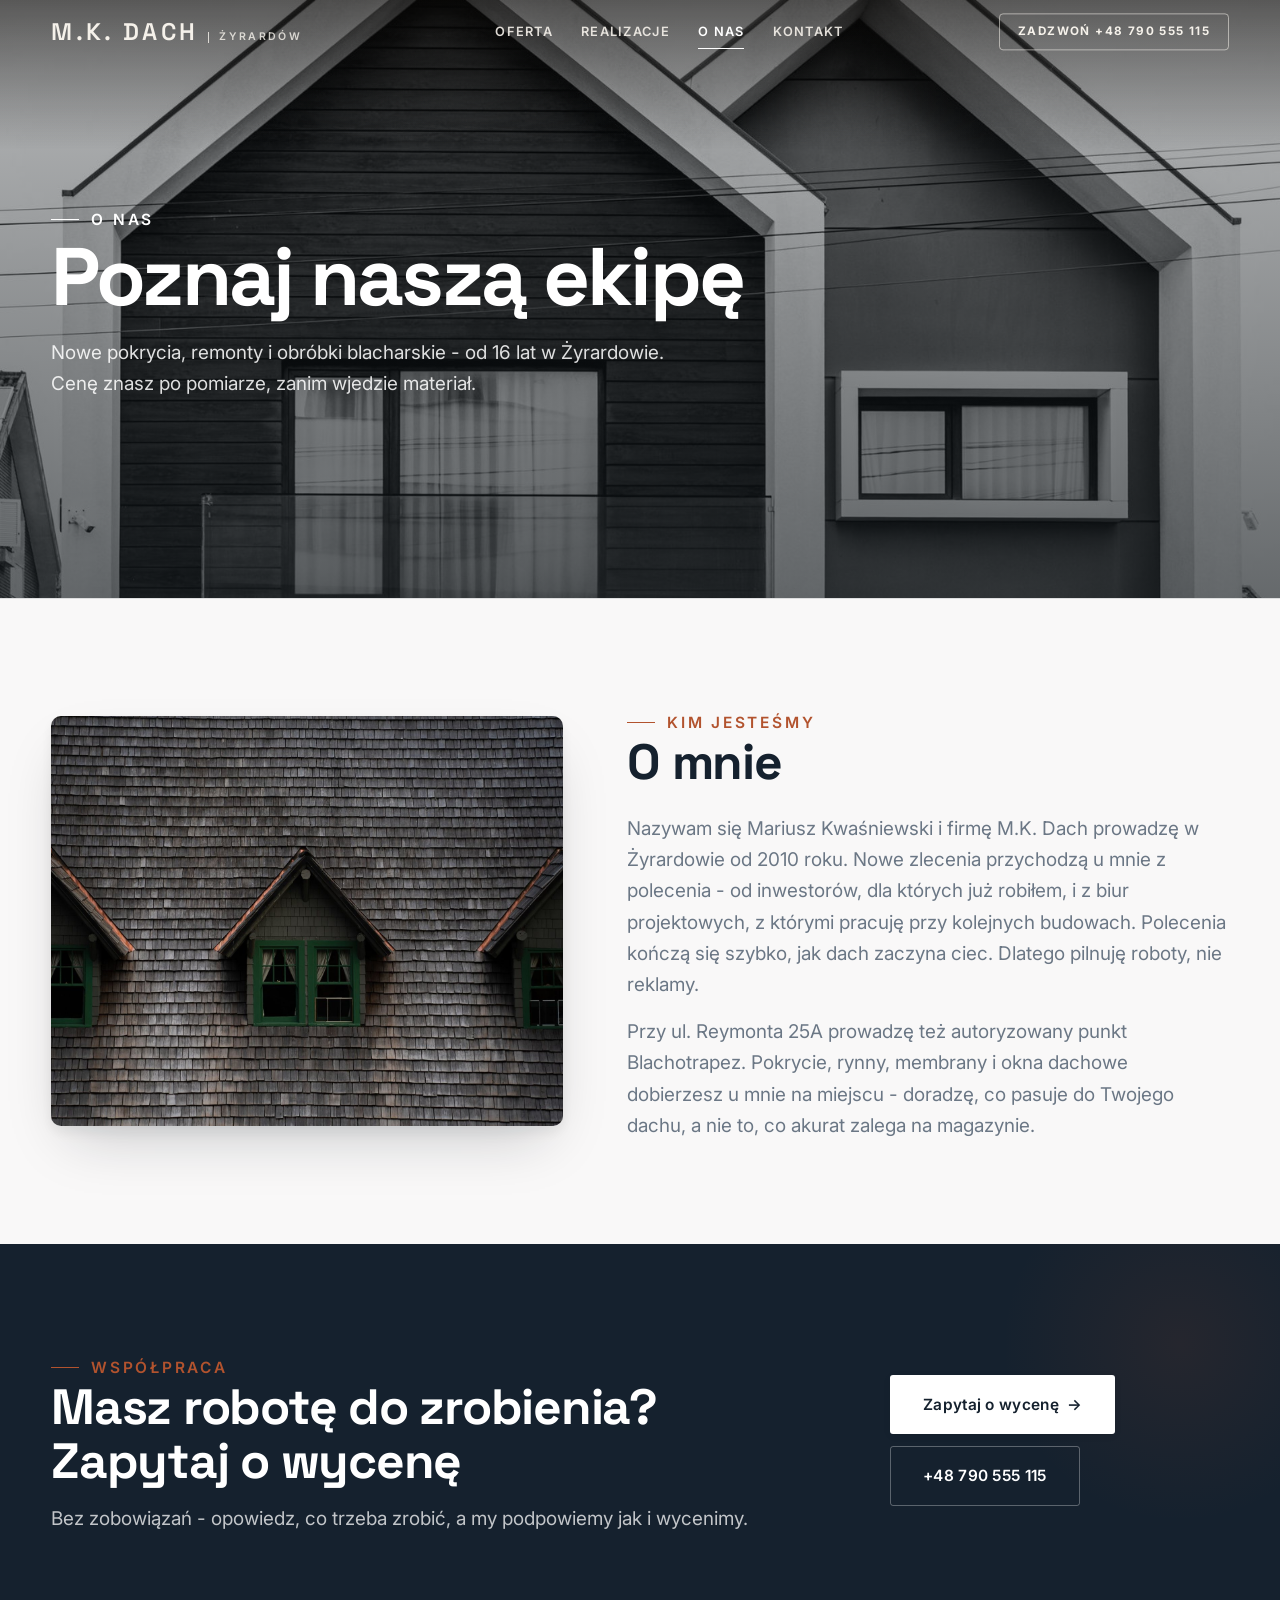
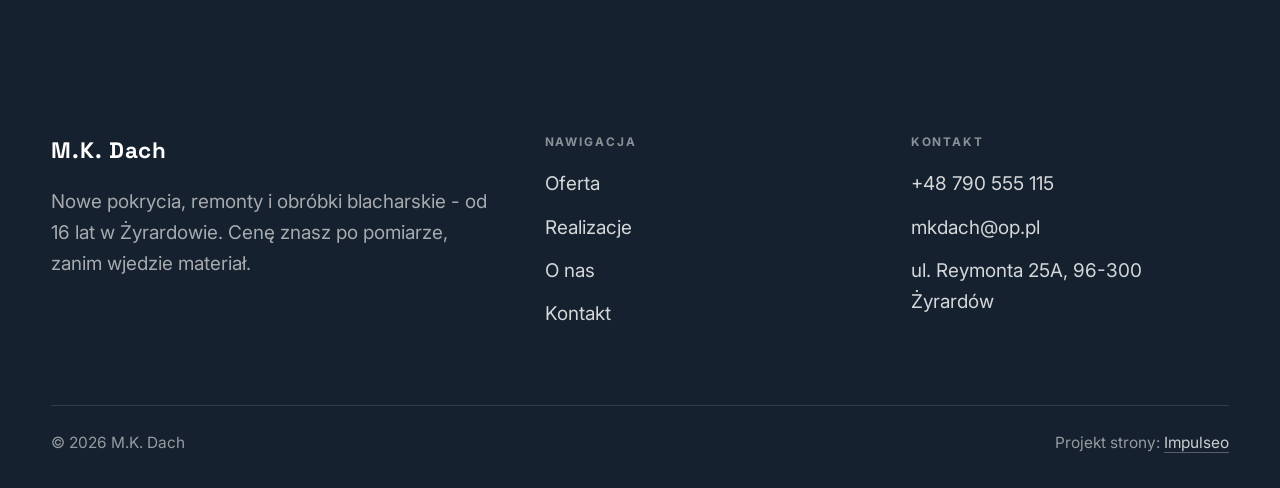
<file: o-nas.html>
<!DOCTYPE html>
<html lang="pl">
<head>
<meta name="robots" content="noindex, nofollow">
<meta charset="UTF-8">
<meta name="viewport" content="width=device-width, initial-scale=1.0">
<title>O nas - M.K. Dach</title>
<meta name="description" content="Dekarz w Żyrardowie: nowe pokrycia, remonty dachów, więźba, rynny i obróbki. Bezpłatny pomiar, cena przed robotą. Zadzwoń: +48 790 555 115.">
<link rel="preconnect" href="https://fonts.googleapis.com">
<link rel="preconnect" href="https://fonts.gstatic.com" crossorigin>
<link href="https://fonts.googleapis.com/css2?family=Space+Grotesk:wght@500;600;700&family=Inter:wght@400;500;600&display=swap" rel="stylesheet">
<link rel="stylesheet" href="assets/styles.css">
</head>
<body>

<header class="nav">
  <div class="wrap nav-inner">
    <a class="brand" href="index.html"><span class="name">M.K. Dach</span><span class="sub">Żyrardów</span></a>
    <nav class="nav-links">
      <a href="oferta.html">Oferta</a>
      <a href="realizacje.html">Realizacje</a>
      <a href="o-nas.html" class="active">O nas</a>
      <a href="kontakt.html">Kontakt</a>
      <a href="tel:+48790555115" class="btn btn-accent">Zadzwoń +48 790 555 115</a>
    </nav>
    <button class="nav-toggle" aria-label="Menu"><span></span><span></span><span></span></button>
  </div>
</header>

<section class="pagehead">
  <img src="img/g5.jpg" alt="M.K. Dach - Poznaj naszą ekipę">
  <div class="wrap">
    <span class="eyebrow">O nas</span>
    <h1>Poznaj naszą ekipę</h1>
    <p>Nowe pokrycia, remonty i obróbki blacharskie - od 16 lat w Żyrardowie. Cenę znasz po pomiarze, zanim wjedzie materiał.</p>
  </div>
</section>
<section>
  <div class="wrap split">
    <div class="split-art reveal"><img src="img/g6.jpg" alt="M.K. Dach" loading="lazy"></div>
    <div class="split-copy reveal">
      <span class="eyebrow">Kim jesteśmy</span>
      <h2>O mnie</h2>
      <p class="muted">Nazywam się Mariusz Kwaśniewski i firmę M.K. Dach prowadzę w Żyrardowie od 2010 roku. Nowe zlecenia przychodzą u mnie z polecenia - od inwestorów, dla których już robiłem, i z biur projektowych, z którymi pracuję przy kolejnych budowach. Polecenia kończą się szybko, jak dach zaczyna ciec. Dlatego pilnuję roboty, nie reklamy.</p>
      <p class="muted">Przy ul. Reymonta 25A prowadzę też autoryzowany punkt Blachotrapez. Pokrycie, rynny, membrany i okna dachowe dobierzesz u mnie na miejscu - doradzę, co pasuje do Twojego dachu, a nie to, co akurat zalega na magazynie.</p>
    </div>
  </div>
</section>


<section class="cta">
  <div class="wrap">
    <div class="reveal">
      <span class="eyebrow">Współpraca</span>
      <h2>Masz robotę do zrobienia? Zapytaj o wycenę</h2>
      <p>Bez zobowiązań - opowiedz, co trzeba zrobić, a my podpowiemy jak i wycenimy.</p>
    </div>
    <div class="cta-actions reveal">
      <a href="kontakt.html" class="btn btn-light">Zapytaj o wycenę <span class="arr">→</span></a>
      <a href="tel:+48790555115" class="btn btn-ghost" style="color:#fff;border-color:rgba(255,255,255,.3)">+48 790 555 115</a>
    </div>
  </div>
</section>

<footer>
  <div class="wrap">
    <div class="foot-grid">
      <div class="foot-brand">
        <div class="name">M.K. Dach</div>
        <p>Nowe pokrycia, remonty i obróbki blacharskie - od 16 lat w Żyrardowie. Cenę znasz po pomiarze, zanim wjedzie materiał.</p>
      </div>
      <div class="foot-col">
        <h4>Nawigacja</h4>
        <a href="oferta.html">Oferta</a>
        <a href="realizacje.html">Realizacje</a>
        <a href="o-nas.html">O nas</a>
        <a href="kontakt.html">Kontakt</a>
      </div>
      <div class="foot-col">
        <h4>Kontakt</h4>
        <a href="tel:+48790555115">+48 790 555 115</a>
        <a href="mailto:mkdach@op.pl">mkdach@op.pl</a>
        <p>ul. Reymonta 25A, 96-300 Żyrardów</p>
      </div>
    </div>
    <div class="foot-bot">
      <span>© 2026 M.K. Dach</span>
      <span>Projekt strony: <a class="foot-credit" href="https://impulseo.pl" target="_blank" rel="noopener">Impulseo</a></span>
    </div>
  </div>
</footer>
<div class="sticky-call"><a class="sc-call" href="tel:+48790555115"><svg class="ico-tel" width="16" height="16" viewBox="0 0 24 24" fill="none" aria-hidden="true"><path d="M6.6 10.8a15.5 15.5 0 0 0 6.6 6.6l2.2-2.2a1 1 0 0 1 1-.24 11.4 11.4 0 0 0 3.6.58 1 1 0 0 1 1 1V20a1 1 0 0 1-1 1A17 17 0 0 1 3 4a1 1 0 0 1 1-1h3.5a1 1 0 0 1 1 1c0 1.25.2 2.46.58 3.6a1 1 0 0 1-.25 1l-2.23 2.2Z" fill="currentColor"/></svg> Zadzwoń</a><a class="sc-quote" href="kontakt.html">Bezpłatna wycena</a></div>

<script src="assets/main.js"></script>
</body>
</html>
</file>
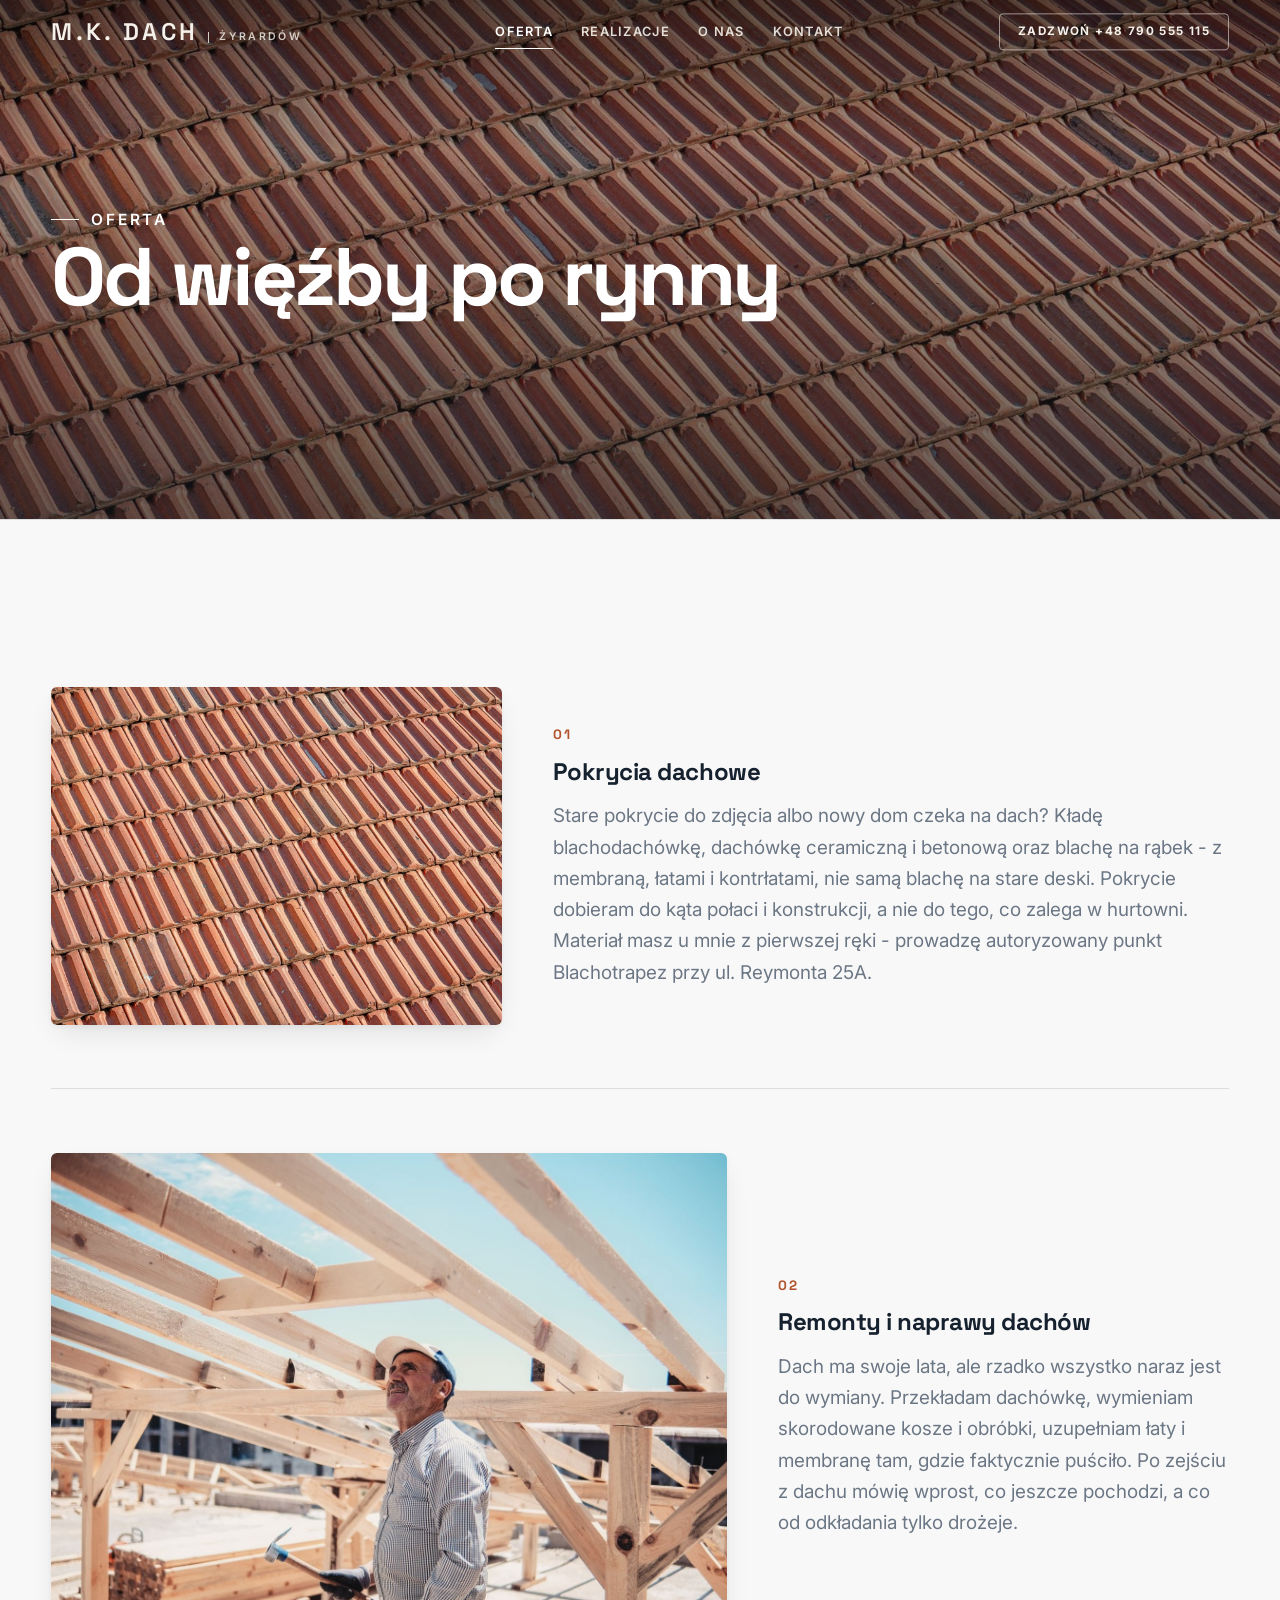
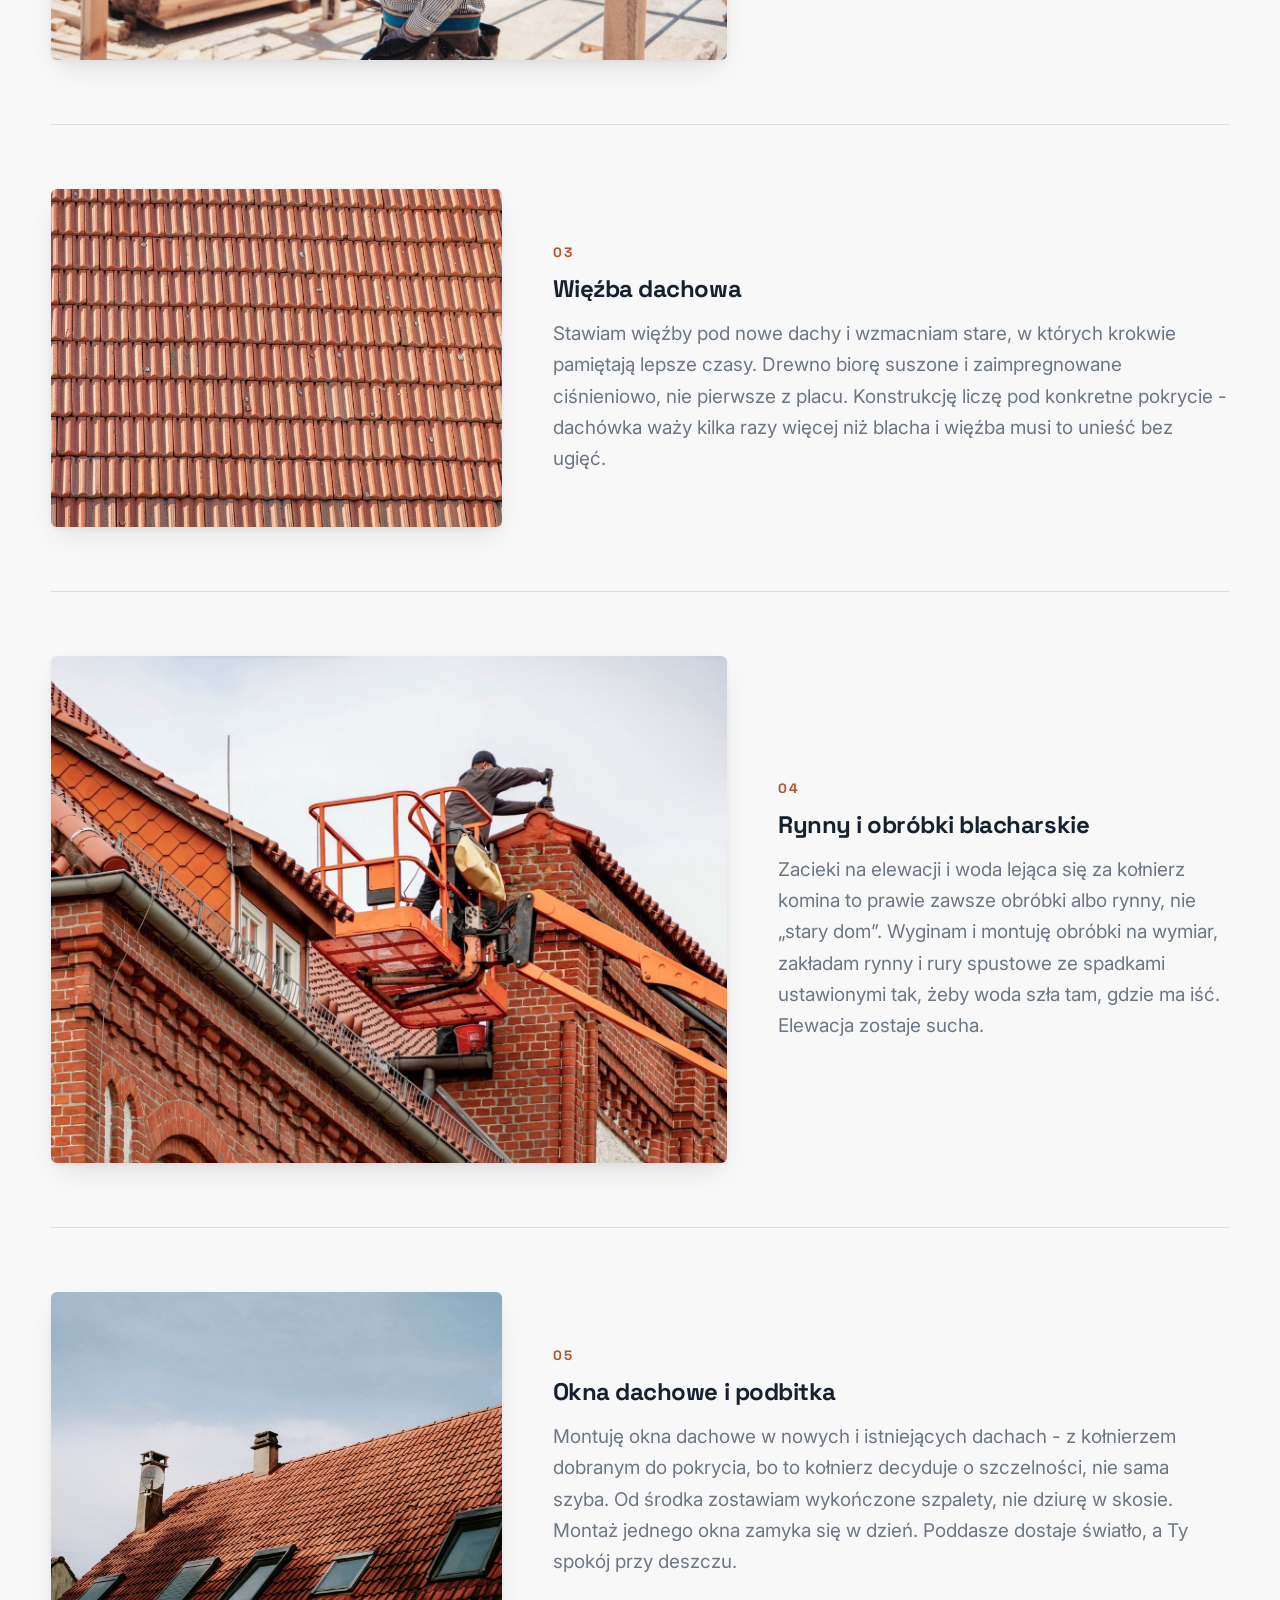
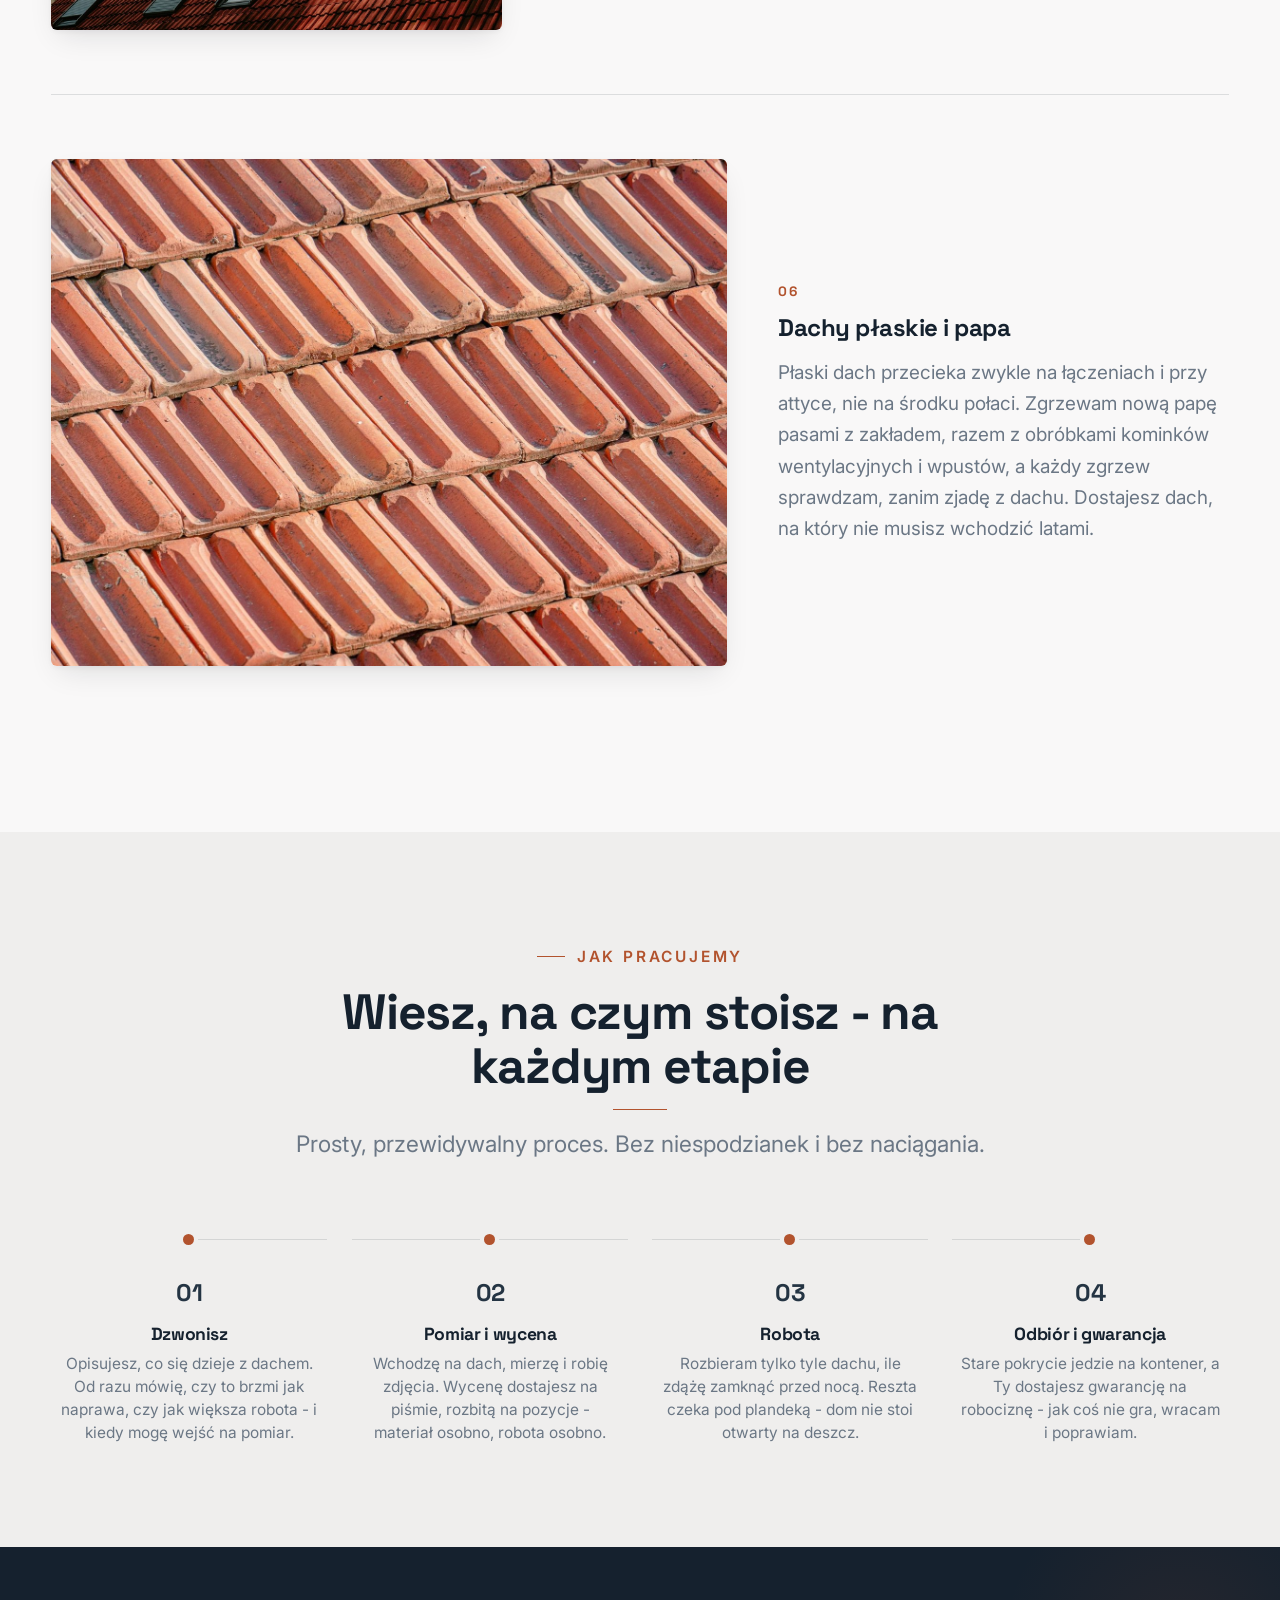
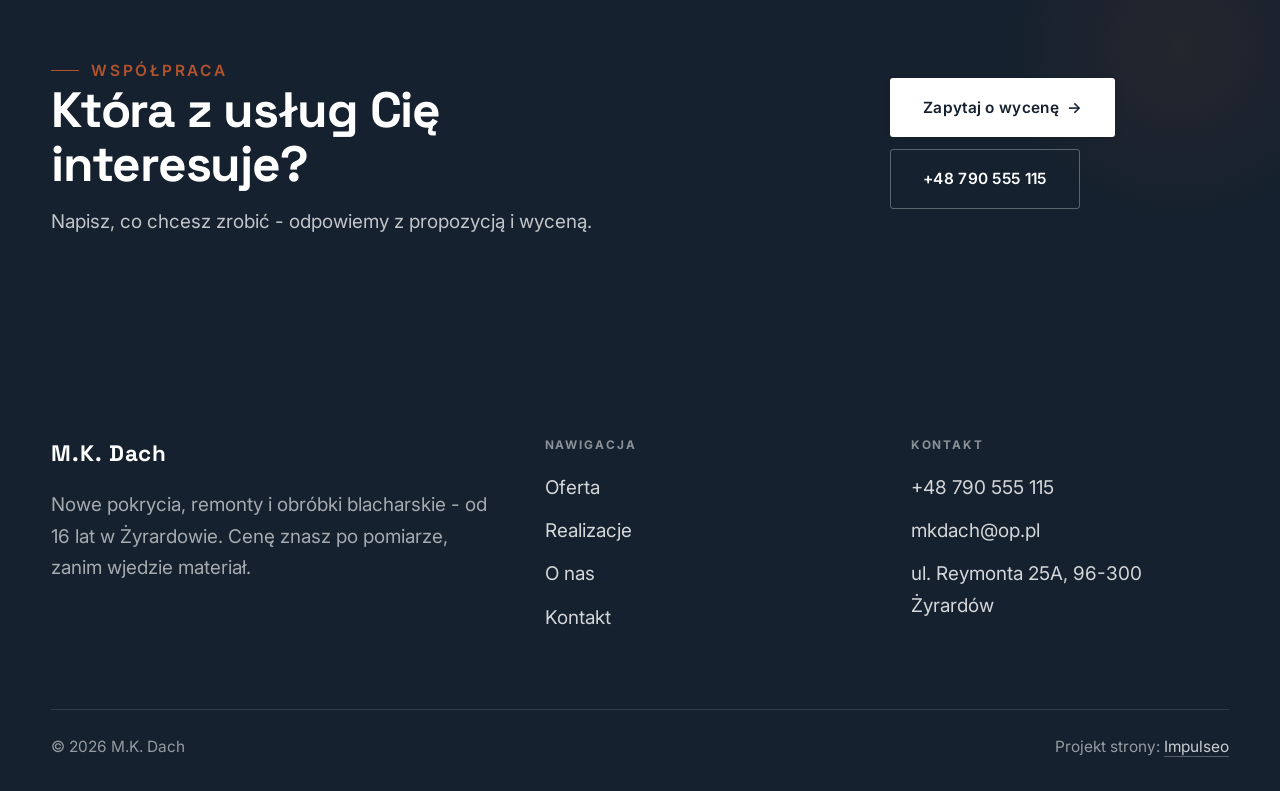
<file: oferta.html>
<!DOCTYPE html>
<html lang="pl">
<head>
<meta name="robots" content="noindex, nofollow">
<meta charset="UTF-8">
<meta name="viewport" content="width=device-width, initial-scale=1.0">
<title>Oferta - M.K. Dach</title>
<meta name="description" content="Dekarz w Żyrardowie: nowe pokrycia, remonty dachów, więźba, rynny i obróbki. Bezpłatny pomiar, cena przed robotą. Zadzwoń: +48 790 555 115.">
<link rel="preconnect" href="https://fonts.googleapis.com">
<link rel="preconnect" href="https://fonts.gstatic.com" crossorigin>
<link href="https://fonts.googleapis.com/css2?family=Space+Grotesk:wght@500;600;700&family=Inter:wght@400;500;600&display=swap" rel="stylesheet">
<link rel="stylesheet" href="assets/styles.css">
</head>
<body>

<header class="nav">
  <div class="wrap nav-inner">
    <a class="brand" href="index.html"><span class="name">M.K. Dach</span><span class="sub">Żyrardów</span></a>
    <nav class="nav-links">
      <a href="oferta.html" class="active">Oferta</a>
      <a href="realizacje.html">Realizacje</a>
      <a href="o-nas.html">O nas</a>
      <a href="kontakt.html">Kontakt</a>
      <a href="tel:+48790555115" class="btn btn-accent">Zadzwoń +48 790 555 115</a>
    </nav>
    <button class="nav-toggle" aria-label="Menu"><span></span><span></span><span></span></button>
  </div>
</header>

<section class="pagehead">
  <img src="img/g4.jpg" alt="M.K. Dach - Od więźby po rynny">
  <div class="wrap">
    <span class="eyebrow">Oferta</span>
    <h1>Od więźby po rynny</h1>
  </div>
</section>
<section>
  <div class="wrap">
    <div class="svc-row reveal">
      <div class="svc-row-art"><img src="img/g12.jpg" alt="Pokrycia dachowe" loading="lazy"></div>
      <div>
        <span class="num">01</span>
        <h3>Pokrycia dachowe</h3>
        <p class="muted">Stare pokrycie do zdjęcia albo nowy dom czeka na dach? Kładę blachodachówkę, dachówkę ceramiczną i betonową oraz blachę na rąbek - z membraną, łatami i kontrłatami, nie samą blachę na stare deski. Pokrycie dobieram do kąta połaci i konstrukcji, a nie do tego, co zalega w hurtowni. Materiał masz u mnie z pierwszej ręki - prowadzę autoryzowany punkt Blachotrapez przy ul. Reymonta 25A.</p>
      </div>
    </div>
    <div class="svc-row rev reveal">
      <div class="svc-row-art"><img src="img/g13.jpg" alt="Remonty i naprawy dachów" loading="lazy"></div>
      <div>
        <span class="num">02</span>
        <h3>Remonty i naprawy dachów</h3>
        <p class="muted">Dach ma swoje lata, ale rzadko wszystko naraz jest do wymiany. Przekładam dachówkę, wymieniam skorodowane kosze i obróbki, uzupełniam łaty i membranę tam, gdzie faktycznie puściło. Po zejściu z dachu mówię wprost, co jeszcze pochodzi, a co od odkładania tylko drożeje.</p>
      </div>
    </div>
    <div class="svc-row reveal">
      <div class="svc-row-art"><img src="img/g14.jpg" alt="Więźba dachowa" loading="lazy"></div>
      <div>
        <span class="num">03</span>
        <h3>Więźba dachowa</h3>
        <p class="muted">Stawiam więźby pod nowe dachy i wzmacniam stare, w których krokwie pamiętają lepsze czasy. Drewno biorę suszone i zaimpregnowane ciśnieniowo, nie pierwsze z placu. Konstrukcję liczę pod konkretne pokrycie - dachówka waży kilka razy więcej niż blacha i więźba musi to unieść bez ugięć.</p>
      </div>
    </div>
    <div class="svc-row rev reveal">
      <div class="svc-row-art"><img src="img/about.jpg" alt="Rynny i obróbki blacharskie" loading="lazy"></div>
      <div>
        <span class="num">04</span>
        <h3>Rynny i obróbki blacharskie</h3>
        <p class="muted">Zacieki na elewacji i woda lejąca się za kołnierz komina to prawie zawsze obróbki albo rynny, nie „stary dom”. Wyginam i montuję obróbki na wymiar, zakładam rynny i rury spustowe ze spadkami ustawionymi tak, żeby woda szła tam, gdzie ma iść. Elewacja zostaje sucha.</p>
      </div>
    </div>
    <div class="svc-row reveal">
      <div class="svc-row-art"><img src="img/g2.jpg" alt="Okna dachowe i podbitka" loading="lazy"></div>
      <div>
        <span class="num">05</span>
        <h3>Okna dachowe i podbitka</h3>
        <p class="muted">Montuję okna dachowe w nowych i istniejących dachach - z kołnierzem dobranym do pokrycia, bo to kołnierz decyduje o szczelności, nie sama szyba. Od środka zostawiam wykończone szpalety, nie dziurę w skosie. Montaż jednego okna zamyka się w dzień. Poddasze dostaje światło, a Ty spokój przy deszczu.</p>
      </div>
    </div>
    <div class="svc-row rev reveal">
      <div class="svc-row-art"><img src="img/g3.jpg" alt="Dachy płaskie i papa" loading="lazy"></div>
      <div>
        <span class="num">06</span>
        <h3>Dachy płaskie i papa</h3>
        <p class="muted">Płaski dach przecieka zwykle na łączeniach i przy attyce, nie na środku połaci. Zgrzewam nową papę pasami z zakładem, razem z obróbkami kominków wentylacyjnych i wpustów, a każdy zgrzew sprawdzam, zanim zjadę z dachu. Dostajesz dach, na który nie musisz wchodzić latami.</p>
      </div>
    </div>
  </div>
</section>
<section class="proces">
  <div class="wrap">
    <div class="head center reveal">
      <span class="eyebrow">Jak pracujemy</span>
      <h2>Wiesz, na czym stoisz - na każdym etapie</h2>
      <p>Prosty, przewidywalny proces. Bez niespodzianek i bez naciągania.</p>
    </div>
    <ol class="proces-line">
      <li class="reveal"><span class="pno">01</span><h3>Dzwonisz</h3><p>Opisujesz, co się dzieje z dachem. Od razu mówię, czy to brzmi jak naprawa, czy jak większa robota - i kiedy mogę wejść na pomiar.</p></li>
      <li class="reveal"><span class="pno">02</span><h3>Pomiar i wycena</h3><p>Wchodzę na dach, mierzę i robię zdjęcia. Wycenę dostajesz na piśmie, rozbitą na pozycje - materiał osobno, robota osobno.</p></li>
      <li class="reveal"><span class="pno">03</span><h3>Robota</h3><p>Rozbieram tylko tyle dachu, ile zdążę zamknąć przed nocą. Reszta czeka pod plandeką - dom nie stoi otwarty na deszcz.</p></li>
      <li class="reveal"><span class="pno">04</span><h3>Odbiór i gwarancja</h3><p>Stare pokrycie jedzie na kontener, a Ty dostajesz gwarancję na robociznę - jak coś nie gra, wracam i poprawiam.</p></li>
    </ol>
  </div>
</section>
<section class="cta">
  <div class="wrap">
    <div class="reveal">
      <span class="eyebrow">Współpraca</span>
      <h2>Która z usług Cię interesuje?</h2>
      <p>Napisz, co chcesz zrobić - odpowiemy z propozycją i wyceną.</p>
    </div>
    <div class="cta-actions reveal">
      <a href="kontakt.html" class="btn btn-light">Zapytaj o wycenę <span class="arr">→</span></a>
      <a href="tel:+48790555115" class="btn btn-ghost" style="color:#fff;border-color:rgba(255,255,255,.3)">+48 790 555 115</a>
    </div>
  </div>
</section>

<footer>
  <div class="wrap">
    <div class="foot-grid">
      <div class="foot-brand">
        <div class="name">M.K. Dach</div>
        <p>Nowe pokrycia, remonty i obróbki blacharskie - od 16 lat w Żyrardowie. Cenę znasz po pomiarze, zanim wjedzie materiał.</p>
      </div>
      <div class="foot-col">
        <h4>Nawigacja</h4>
        <a href="oferta.html">Oferta</a>
        <a href="realizacje.html">Realizacje</a>
        <a href="o-nas.html">O nas</a>
        <a href="kontakt.html">Kontakt</a>
      </div>
      <div class="foot-col">
        <h4>Kontakt</h4>
        <a href="tel:+48790555115">+48 790 555 115</a>
        <a href="mailto:mkdach@op.pl">mkdach@op.pl</a>
        <p>ul. Reymonta 25A, 96-300 Żyrardów</p>
      </div>
    </div>
    <div class="foot-bot">
      <span>© 2026 M.K. Dach</span>
      <span>Projekt strony: <a class="foot-credit" href="https://impulseo.pl" target="_blank" rel="noopener">Impulseo</a></span>
    </div>
  </div>
</footer>
<div class="sticky-call"><a class="sc-call" href="tel:+48790555115"><svg class="ico-tel" width="16" height="16" viewBox="0 0 24 24" fill="none" aria-hidden="true"><path d="M6.6 10.8a15.5 15.5 0 0 0 6.6 6.6l2.2-2.2a1 1 0 0 1 1-.24 11.4 11.4 0 0 0 3.6.58 1 1 0 0 1 1 1V20a1 1 0 0 1-1 1A17 17 0 0 1 3 4a1 1 0 0 1 1-1h3.5a1 1 0 0 1 1 1c0 1.25.2 2.46.58 3.6a1 1 0 0 1-.25 1l-2.23 2.2Z" fill="currentColor"/></svg> Zadzwoń</a><a class="sc-quote" href="kontakt.html">Bezpłatna wycena</a></div>

<script src="assets/main.js"></script>
</body>
</html>
</file>
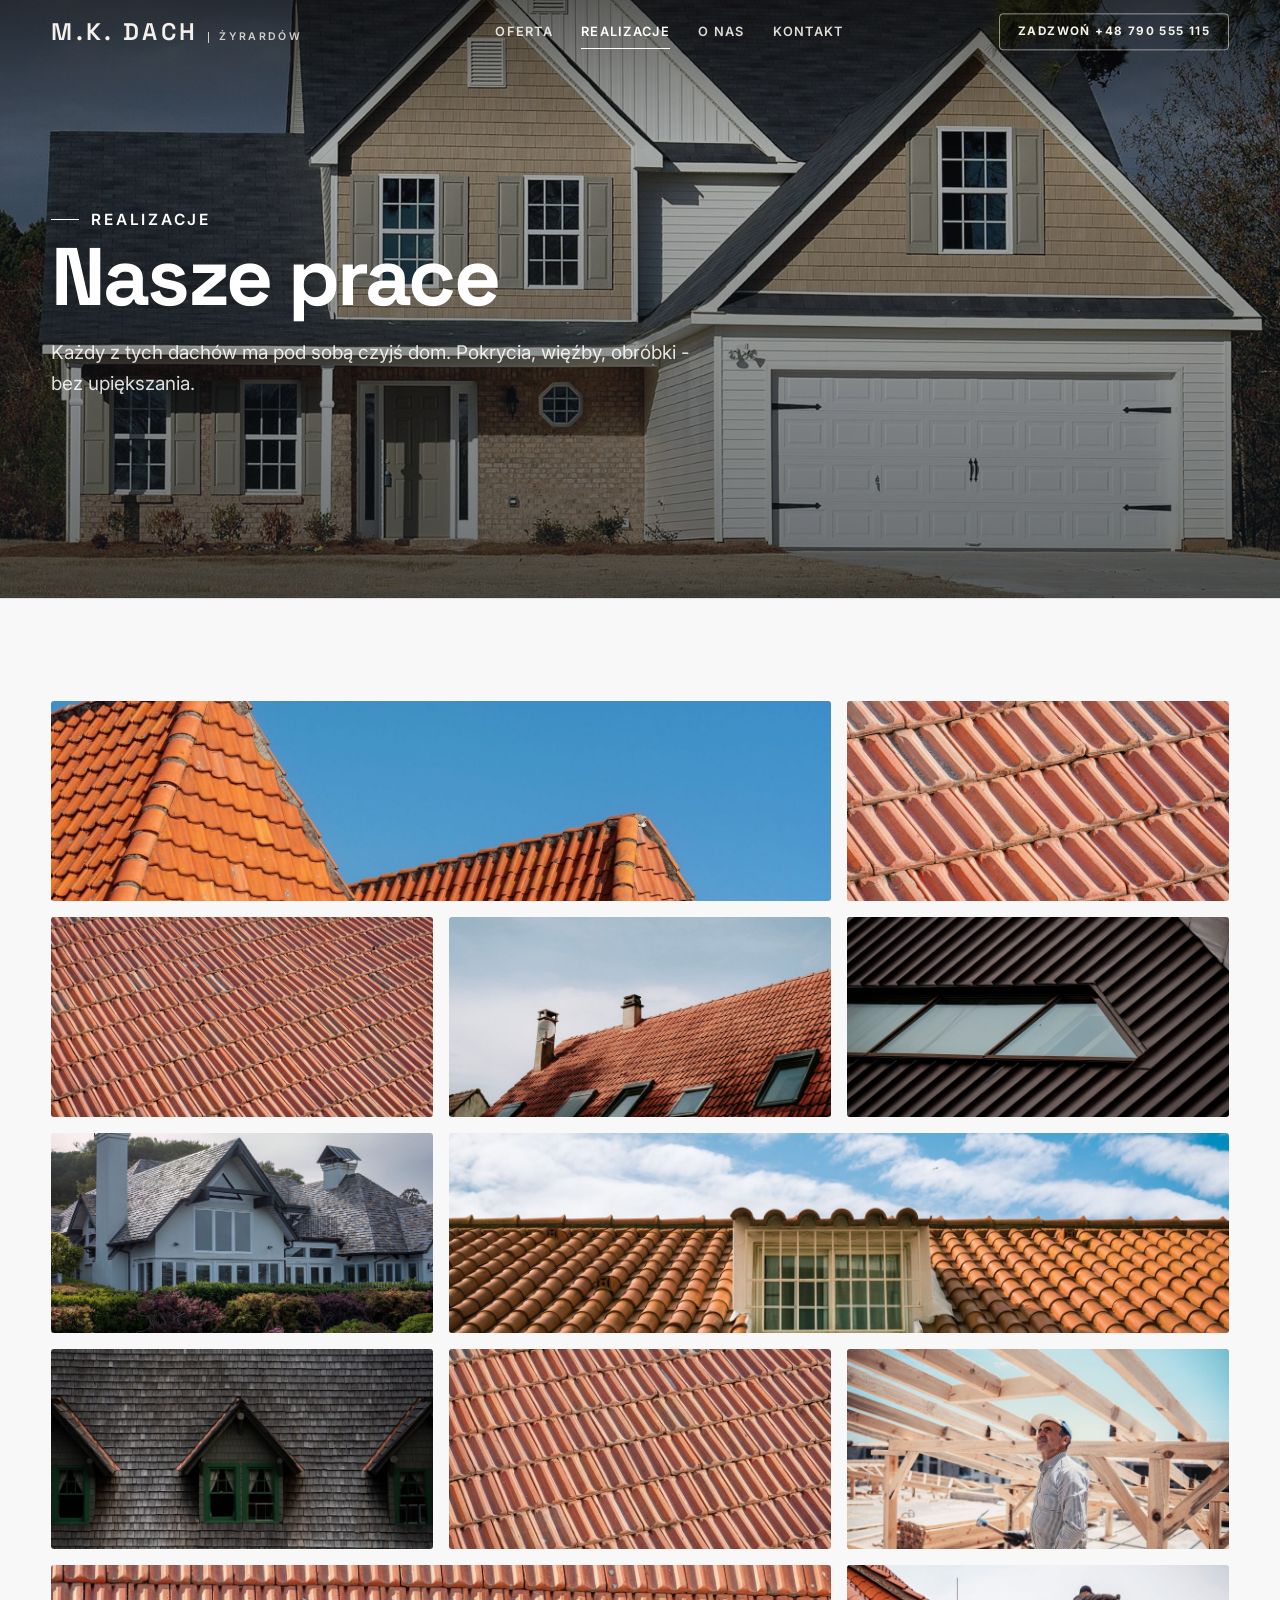
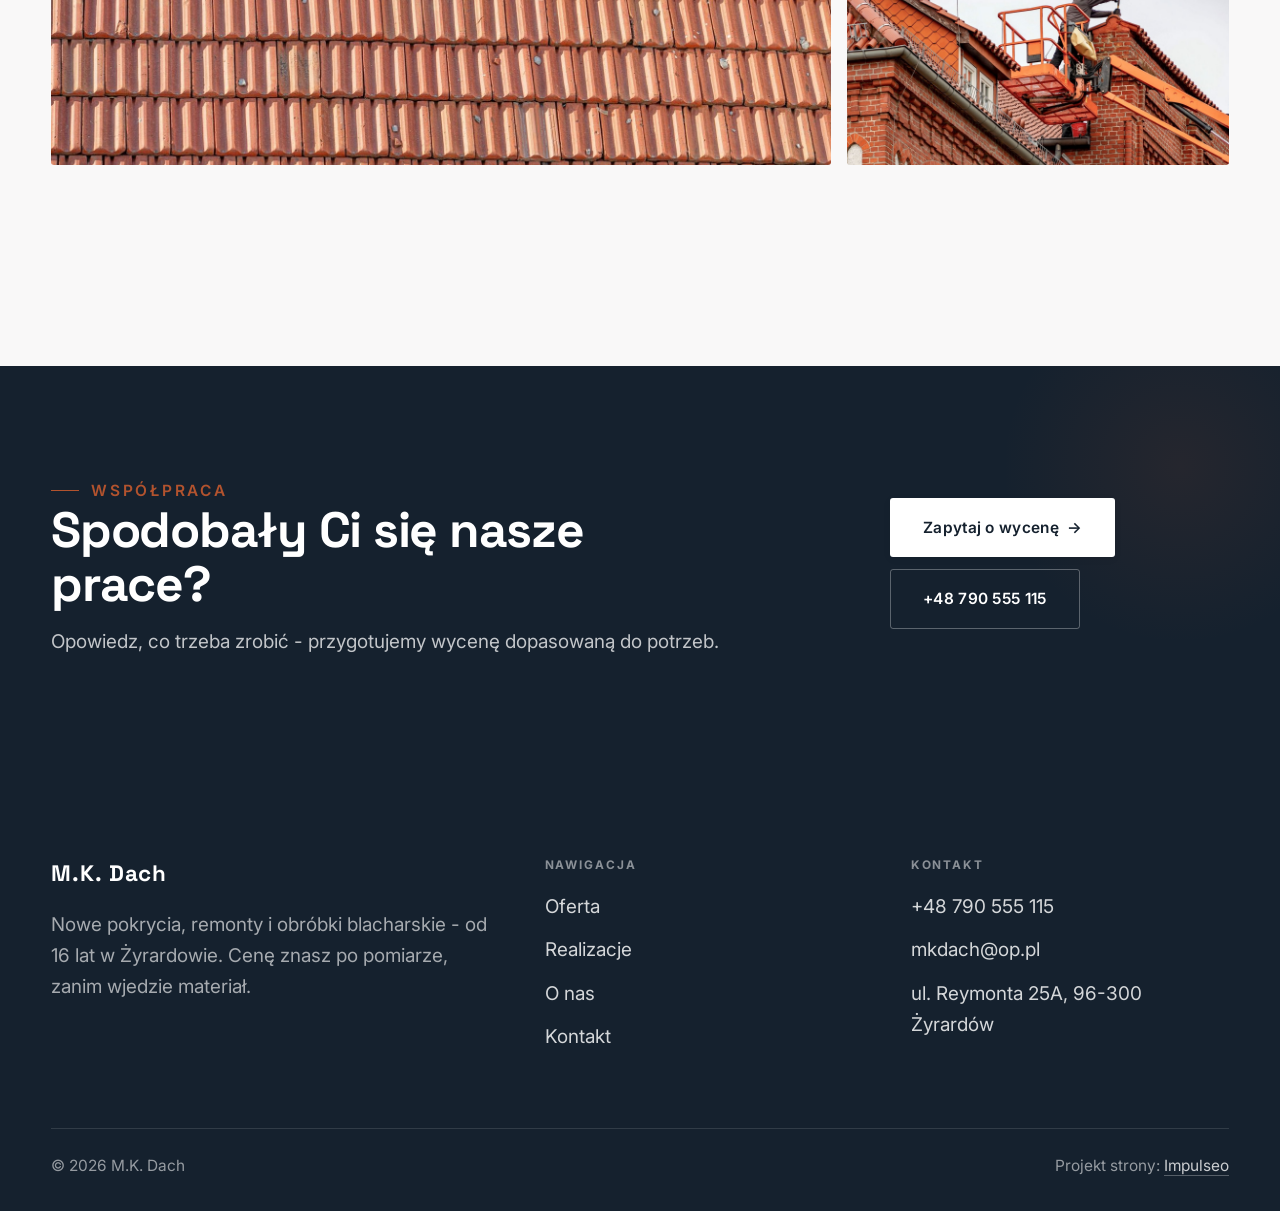
<file: realizacje.html>
<!DOCTYPE html>
<html lang="pl">
<head>
<meta name="robots" content="noindex, nofollow">
<meta charset="UTF-8">
<meta name="viewport" content="width=device-width, initial-scale=1.0">
<title>Realizacje - M.K. Dach</title>
<meta name="description" content="Realizacje M.K. Dach: Dach z blachodachówki, Dachówka ceramiczna, Więźba i membrana, Obróbki przy kominie, Okno dachowe">
<link rel="preconnect" href="https://fonts.googleapis.com">
<link rel="preconnect" href="https://fonts.gstatic.com" crossorigin>
<link href="https://fonts.googleapis.com/css2?family=Space+Grotesk:wght@500;600;700&family=Inter:wght@400;500;600&display=swap" rel="stylesheet">
<link rel="stylesheet" href="assets/styles.css">
</head>
<body>

<header class="nav">
  <div class="wrap nav-inner">
    <a class="brand" href="index.html"><span class="name">M.K. Dach</span><span class="sub">Żyrardów</span></a>
    <nav class="nav-links">
      <a href="oferta.html">Oferta</a>
      <a href="realizacje.html" class="active">Realizacje</a>
      <a href="o-nas.html">O nas</a>
      <a href="kontakt.html">Kontakt</a>
      <a href="tel:+48790555115" class="btn btn-accent">Zadzwoń +48 790 555 115</a>
    </nav>
    <button class="nav-toggle" aria-label="Menu"><span></span><span></span><span></span></button>
  </div>
</header>

<section class="pagehead">
  <img src="img/g11.jpg" alt="M.K. Dach - Nasze prace">
  <div class="wrap">
    <span class="eyebrow">Realizacje</span>
    <h1>Nasze prace</h1>
    <p>Każdy z tych dachów ma pod sobą czyjś dom. Pokrycia, więźby, obróbki - bez upiększania.</p>
  </div>
</section>
<section>
  <div class="wrap">
    <div class="gallery">
      <div class="tile t-two3 reveal"><img src="img/g1.jpg" alt="Dach z blachodachówki" loading="lazy"><div class="cap">Dach z blachodachówki</div></div>
      <div class="tile t-third reveal"><img src="img/g3.jpg" alt="Dachówka ceramiczna" loading="lazy"><div class="cap">Dachówka ceramiczna</div></div>
      <div class="tile t-third reveal"><img src="img/g4.jpg" alt="Więźba i membrana" loading="lazy"><div class="cap">Więźba i membrana</div></div>
      <div class="tile t-third reveal"><img src="img/g2.jpg" alt="Obróbki przy kominie" loading="lazy"><div class="cap">Obróbki przy kominie</div></div>
      <div class="tile t-third reveal"><img src="img/g10.jpg" alt="Okno dachowe" loading="lazy"><div class="cap">Okno dachowe</div></div>
      <div class="tile t-third reveal"><img src="img/g7.jpg" alt="Orynnowanie i podbitka" loading="lazy"><div class="cap">Orynnowanie i podbitka</div></div>
      <div class="tile t-two3 reveal"><img src="img/g9.jpg" alt="M.K. Dach" loading="lazy"></div>
      <div class="tile t-third reveal"><img src="img/g6.jpg" alt="M.K. Dach" loading="lazy"></div>
      <div class="tile t-third reveal"><img src="img/g12.jpg" alt="M.K. Dach" loading="lazy"></div>
      <div class="tile t-third reveal"><img src="img/g13.jpg" alt="M.K. Dach" loading="lazy"></div>
      <div class="tile t-two3 reveal"><img src="img/g14.jpg" alt="M.K. Dach" loading="lazy"></div>
      <div class="tile t-third reveal"><img src="img/about.jpg" alt="M.K. Dach" loading="lazy"></div>
    </div>
    <p class="muted reveal" style="margin-top:var(--space-7);font-size:var(--text-sm);max-width:62ch">Zdjęcia poglądowe. Nasze realizacje z okolicy chętnie pokażemy na miejscu przy wycenie.</p>
  </div>
</section>
<section class="cta">
  <div class="wrap">
    <div class="reveal">
      <span class="eyebrow">Współpraca</span>
      <h2>Spodobały Ci się nasze prace?</h2>
      <p>Opowiedz, co trzeba zrobić - przygotujemy wycenę dopasowaną do potrzeb.</p>
    </div>
    <div class="cta-actions reveal">
      <a href="kontakt.html" class="btn btn-light">Zapytaj o wycenę <span class="arr">→</span></a>
      <a href="tel:+48790555115" class="btn btn-ghost" style="color:#fff;border-color:rgba(255,255,255,.3)">+48 790 555 115</a>
    </div>
  </div>
</section>

<footer>
  <div class="wrap">
    <div class="foot-grid">
      <div class="foot-brand">
        <div class="name">M.K. Dach</div>
        <p>Nowe pokrycia, remonty i obróbki blacharskie - od 16 lat w Żyrardowie. Cenę znasz po pomiarze, zanim wjedzie materiał.</p>
      </div>
      <div class="foot-col">
        <h4>Nawigacja</h4>
        <a href="oferta.html">Oferta</a>
        <a href="realizacje.html">Realizacje</a>
        <a href="o-nas.html">O nas</a>
        <a href="kontakt.html">Kontakt</a>
      </div>
      <div class="foot-col">
        <h4>Kontakt</h4>
        <a href="tel:+48790555115">+48 790 555 115</a>
        <a href="mailto:mkdach@op.pl">mkdach@op.pl</a>
        <p>ul. Reymonta 25A, 96-300 Żyrardów</p>
      </div>
    </div>
    <div class="foot-bot">
      <span>© 2026 M.K. Dach</span>
      <span>Projekt strony: <a class="foot-credit" href="https://impulseo.pl" target="_blank" rel="noopener">Impulseo</a></span>
    </div>
  </div>
</footer>
<div class="sticky-call"><a class="sc-call" href="tel:+48790555115"><svg class="ico-tel" width="16" height="16" viewBox="0 0 24 24" fill="none" aria-hidden="true"><path d="M6.6 10.8a15.5 15.5 0 0 0 6.6 6.6l2.2-2.2a1 1 0 0 1 1-.24 11.4 11.4 0 0 0 3.6.58 1 1 0 0 1 1 1V20a1 1 0 0 1-1 1A17 17 0 0 1 3 4a1 1 0 0 1 1-1h3.5a1 1 0 0 1 1 1c0 1.25.2 2.46.58 3.6a1 1 0 0 1-.25 1l-2.23 2.2Z" fill="currentColor"/></svg> Zadzwoń</a><a class="sc-quote" href="kontakt.html">Bezpłatna wycena</a></div>

<script src="assets/main.js"></script>
</body>
</html>
</file>
<file: assets/styles.css>
/* ============================================================
   STOLBASZ — premium, architektoniczny B2B fit-out
   Jasna paleta, zero brązu. System wg premium-web-craft.
   Projekt strony: Impulseo (impulseo.pl)
   ============================================================ */

:root{
  /* PALETA — jasna, architektoniczna, chłodna */
  --paper:#F4F6F8;          /* główne tło */
  --paper-2:#E7EBEF;        /* sekcje alternatywne (chłodny jasny szary) */
  --paper-3:#E7EBEF;        /* delikatne wypełnienia */
  --ink:#15212E;            /* tekst główny — chłodny grafit */
  --ink-soft:#243443;       /* nagłówki drugorzędne */
  --muted:#6B7785;          /* tekst poboczny */
  --line:rgba(21,33,46,.12);/* hairline */
  --accent:#E8A317;         /* stonowany petrol-slate — jedyny akcent */
  --accent-d:#C9870C;
  --accent-soft:rgba(232,163,23,.10);
  --dark:#15212E;           /* sekcje ciemne (stopka/CTA) */

  /* ODSTĘPY — skala 4/8 */
  --space-1:4px; --space-2:8px; --space-3:12px; --space-4:16px; --space-5:24px;
  --space-6:32px; --space-7:48px; --space-8:64px; --space-9:96px; --space-10:128px;

  /* TYPOGRAFIA — fluid clamp() (skala podbita 16.07.2026: większe, czytelniejsze litery — uwaga Adama) */
  --text-sm:clamp(.9rem,.87rem + .12vw,1rem);
  --text-base:clamp(1.08rem,1.04rem + .18vw,1.2rem);
  --text-lg:clamp(1.24rem,1.15rem + .34vw,1.44rem);
  --text-h3:clamp(1.34rem,1.22rem + .55vw,1.66rem);
  --text-h2:clamp(2.1rem,1.66rem + 2.1vw,3.1rem);
  --text-h1:clamp(2.9rem,2.1rem + 4vw,5.1rem);

  /* PROMIENIE — architektoniczne, raczej ostre */
  --r-sm:3px; --r-md:6px; --r-lg:10px;

  /* RUCH */
  --ease:cubic-bezier(.25,.46,.45,.94); --dur:.24s;

  /* CIENIE — miękkie, warstwowe */
  --sh-sm:0 1px 2px rgba(16,24,32,.04), 0 2px 8px rgba(16,24,32,.05);
  --sh-md:0 2px 6px rgba(16,24,32,.05), 0 12px 28px -8px rgba(16,24,32,.12);
  --sh-lg:0 6px 14px rgba(16,24,32,.07), 0 26px 56px -18px rgba(16,24,32,.22);

  --hairline:1px solid var(--line);

  --font-display:'Space Grotesk','Inter',sans-serif;
  --font-body:'Inter',sans-serif;
}

*{box-sizing:border-box;margin:0;padding:0}
html{scroll-behavior:smooth}
body{
  font-family:var(--font-body);
  font-size:var(--text-base);
  line-height:1.65;
  color:var(--ink);
  background:var(--paper);
  -webkit-font-smoothing:antialiased;
  text-rendering:optimizeLegibility;
}
img{max-width:100%;display:block}
a{color:inherit;text-decoration:none}

.wrap{width:min(92%,1180px);margin-inline:auto}
section{padding-block:clamp(52px,6.5vw,96px)}

h1,h2,h3{font-family:var(--font-display);font-weight:700;line-height:1.08;letter-spacing:-.02em;color:var(--ink)}
h1{font-size:var(--text-h1);letter-spacing:-.035em}
h2{font-size:var(--text-h2);letter-spacing:-.025em}
h3{font-size:var(--text-h3)}
p{max-width:65ch}

.eyebrow{
  font-family:var(--font-body);
  font-size:var(--text-sm);
  font-weight:600;
  letter-spacing:.18em;
  text-transform:uppercase;
  color:var(--accent);
  display:inline-flex;align-items:center;gap:var(--space-3);
}
.eyebrow::before{content:"";width:28px;height:1px;background:var(--accent);display:inline-block}

.muted{color:var(--muted)}
.lead{font-size:var(--text-lg);line-height:1.55;color:var(--ink-soft);max-width:50ch}

/* ---------- BUTTONS ---------- */
.btn{
  display:inline-flex;align-items:center;gap:var(--space-2);
  font-weight:600;font-size:var(--text-sm);letter-spacing:.02em;
  padding:var(--space-4) var(--space-6);
  border-radius:var(--r-sm);
  transition:transform var(--dur) var(--ease),box-shadow var(--dur) var(--ease),background var(--dur) var(--ease);
  cursor:pointer;border:1px solid transparent;
}
.btn-accent{background:var(--accent);color:#fff;box-shadow:var(--sh-sm)}
.btn-accent:hover{background:var(--accent-d);transform:translateY(-2px);box-shadow:var(--sh-md)}
.btn-accent:active{transform:translateY(0);box-shadow:var(--sh-sm)}
.btn-ghost{background:transparent;color:var(--ink);border-color:var(--line)}
.btn-ghost:hover{border-color:var(--accent);color:var(--accent);transform:translateY(-2px)}
.btn-light{background:#fff;color:var(--ink);box-shadow:var(--sh-sm)}
.btn-light:hover{transform:translateY(-2px);box-shadow:var(--sh-md)}
.btn .arr{transition:transform var(--dur) var(--ease)}
.btn:hover .arr{transform:translateX(4px)}

/* ---------- NAV ---------- */
.nav{
  position:sticky;top:0;z-index:50;
  background:color-mix(in srgb,var(--paper) 88%,transparent);
  backdrop-filter:saturate(140%) blur(10px);
  border-bottom:var(--hairline);
}
.nav-inner{display:flex;align-items:center;justify-content:space-between;height:72px}
.brand{display:flex;flex-direction:column;line-height:1}
.brand .name{font-family:var(--font-display);font-weight:800;font-size:1.35rem;letter-spacing:.04em}
.brand .sub{font-size:.62rem;letter-spacing:.34em;text-transform:uppercase;color:var(--muted);margin-top:5px}
.nav-links{display:flex;align-items:center;gap:var(--space-6)}
.nav-links a{font-size:var(--text-sm);font-weight:500;color:var(--ink-soft);position:relative;padding-block:4px;transition:color var(--dur) var(--ease)}
.nav-links a::after{content:"";position:absolute;left:0;bottom:0;width:0;height:1.5px;background:var(--accent);transition:width var(--dur) var(--ease)}
.nav-links a:hover,.nav-links a.active{color:var(--ink)}
.nav-links a:hover::after,.nav-links a.active::after{width:100%}
.nav-links .btn{padding:var(--space-2) var(--space-5)}
/* przyciski w nav: właściwy kolor (przebij .nav-links a) + bez podkreślenia */
.nav-links a.btn-accent{color:#fff}
.nav-links a.btn-ghost,.nav-links a.btn-light{color:var(--ink)}
.nav-links a.btn::after{display:none}
.nav-toggle{display:none;background:none;border:none;cursor:pointer;flex-direction:column;gap:5px;padding:8px}
.nav-toggle span{width:24px;height:2px;background:var(--ink);transition:var(--dur)}

/* ---------- HERO (split) ---------- */
.hero{position:relative;overflow:hidden;border-bottom:var(--hairline)}
.hero-grid{display:grid;grid-template-columns:1.05fr .95fr;gap:clamp(24px,4vw,60px);align-items:center;
  padding-block:clamp(36px,4.5vw,64px)}
.hero-copy .eyebrow{margin-bottom:var(--space-5)}
.hero-copy h1{margin-bottom:var(--space-5)}
.hero-copy .lead{margin-bottom:var(--space-7)}
.hero-actions{display:flex;flex-wrap:wrap;gap:var(--space-4)}
.hero-art{position:relative;aspect-ratio:4/3;border-radius:var(--r-lg);overflow:hidden;box-shadow:var(--sh-lg)}
.hero-art img{width:100%;height:100%;object-fit:cover}
.hero-art::after{content:"";position:absolute;inset:0;background:linear-gradient(180deg,transparent 55%,rgba(18,24,28,.28))}
.hero-badge{position:absolute;left:var(--space-5);bottom:var(--space-5);z-index:2;
  background:rgba(252,252,251,.94);backdrop-filter:blur(4px);
  border-radius:var(--r-md);padding:var(--space-4) var(--space-5);box-shadow:var(--sh-md);max-width:78%}
.hero-badge strong{display:block;font-family:var(--font-display);font-size:1rem;letter-spacing:-.01em}
.hero-badge span{font-size:var(--text-sm);color:var(--muted)}

/* ---------- HERO duży / kinowy (strona główna) ---------- */
.hero-cine{position:relative;min-height:clamp(560px,82vh,840px);min-height:clamp(560px,82svh,840px);display:flex;align-items:center;overflow:hidden;border-bottom:var(--hairline)}
.hero-cine>img{position:absolute;inset:0;width:100%;height:100%;object-fit:cover;z-index:0}
.hero-cine::after{content:"";position:absolute;inset:0;z-index:1;
  background:linear-gradient(95deg,rgba(13,18,23,.86) 0%,rgba(13,18,23,.64) 32%,rgba(13,18,23,.24) 62%,rgba(13,18,23,.04) 100%)}
.hero-cine .wrap{position:relative;z-index:2;padding-block:var(--space-8)}
.hero-cine .hero-copy{max-width:660px}
.hero-cine .eyebrow{color:#fff;margin-bottom:var(--space-5)}
.hero-cine .eyebrow::before{background:#fff}
.hero-cine h1{color:#fff;margin-bottom:var(--space-5);font-size:clamp(2.9rem,2rem + 4.4vw,5.2rem)}
.hero-cine .lead{color:rgba(255,255,255,.92);max-width:48ch;margin-bottom:var(--space-7)}
.hero-cine .hero-actions{display:flex;flex-wrap:wrap;gap:var(--space-4)}
@media(max-width:680px){
  .hero-cine{min-height:clamp(520px,76vh,640px);min-height:clamp(520px,76svh,640px);align-items:flex-end}
  .hero-cine::after{background:linear-gradient(0deg,rgba(13,18,23,.9) 6%,rgba(13,18,23,.45) 55%,rgba(13,18,23,.25) 100%)}
  .hero-cine .wrap{padding-bottom:var(--space-9)}
}

/* full-bleed hero variant (podstrony) */
.pagehead{position:relative;min-height:46vh;min-height:46svh;display:flex;align-items:flex-end;overflow:hidden;border-bottom:var(--hairline)}
.pagehead img{position:absolute;inset:0;width:100%;height:100%;object-fit:cover}
.pagehead::after{content:"";position:absolute;inset:0;background:linear-gradient(180deg,rgba(18,24,28,.25),rgba(18,24,28,.62))}
.pagehead .wrap{position:relative;z-index:2;padding-block:var(--space-9);color:#fff}
.pagehead h1{color:#fff;max-width:18ch}
.pagehead .eyebrow{color:#fff}
.pagehead .eyebrow::before{background:#fff}
.pagehead p{color:rgba(255,255,255,.86);margin-top:var(--space-4);max-width:54ch}

/* ---------- STRIP (pasek skrótów / liczby) ---------- */
.strip{background:var(--dark);color:#fff}
.strip .wrap{display:grid;grid-template-columns:repeat(4,1fr);gap:var(--space-6);padding-block:var(--space-8)}
.strip .item .k{font-family:var(--font-display);font-size:clamp(1.6rem,1.2rem + 1.4vw,2.4rem);font-weight:800;letter-spacing:-.02em;color:#fff}
.strip .item .v{font-size:var(--text-sm);color:rgba(255,255,255,.66);margin-top:var(--space-2);line-height:1.45}
.strip .item{border-left:2px solid var(--accent);padding-left:var(--space-5)}

/* ---------- SECTION HEAD ---------- */
.head{max-width:48rem;margin-bottom:var(--space-8)}
.head.center{margin-inline:auto;text-align:center}
.head .eyebrow{margin-bottom:var(--space-4)}
.head h2{margin-bottom:var(--space-4)}
.head p{color:var(--muted);font-size:var(--text-lg);line-height:1.55}
.head.center p{margin-inline:auto}

/* ---------- INTRO SPLIT ---------- */
.split{display:grid;grid-template-columns:.92fr 1.08fr;gap:clamp(28px,5vw,80px);align-items:center}
.split.rev{grid-template-columns:1.08fr .92fr}
.split.rev .split-art{order:-1}
.split-art{position:relative;aspect-ratio:5/4;border-radius:var(--r-lg);overflow:hidden;box-shadow:var(--sh-lg)}
.split-art img{width:100%;height:100%;object-fit:cover}
.split-copy h2{margin-bottom:var(--space-5)}
.split-copy p+p{margin-top:var(--space-4)}
.split-copy .btn{margin-top:var(--space-6)}

/* ---------- SERVICES (zakres) ---------- */
.svc-grid{display:grid;grid-template-columns:repeat(auto-fit,minmax(280px,1fr));gap:var(--space-5)}
.svc{background:#fff;border:var(--hairline);border-radius:var(--r-md);padding:var(--space-7) var(--space-6);
  transition:transform var(--dur) var(--ease),box-shadow var(--dur) var(--ease),border-color var(--dur) var(--ease);
  position:relative;overflow:hidden}
.svc::before{content:"";position:absolute;left:0;top:0;width:3px;height:0;background:var(--accent);transition:height var(--dur) var(--ease)}
.svc:hover{transform:translateY(-4px);box-shadow:var(--sh-md);border-color:transparent}
.svc:hover::before{height:100%}
.svc .ic{font-family:var(--font-display);font-size:.8rem;font-weight:700;letter-spacing:.12em;color:var(--accent);margin-bottom:var(--space-4)}
.svc h3{margin-bottom:var(--space-3);font-size:1.22rem}
.svc p{color:var(--muted);font-size:var(--text-base);line-height:1.6}

/* big detailed service rows */
.svc-row{display:grid;grid-template-columns:.8fr 1.2fr;gap:clamp(20px,4vw,60px);align-items:center;padding-block:var(--space-8)}
.svc-row+.svc-row{border-top:var(--hairline)}
.svc-row.rev{grid-template-columns:1.2fr .8fr}
.svc-row.rev .svc-row-art{order:-1}
.svc-row-art{aspect-ratio:4/3;border-radius:var(--r-md);overflow:hidden;box-shadow:var(--sh-md)}
.svc-row-art img{width:100%;height:100%;object-fit:cover}
.svc-row h3{font-size:1.5rem;margin-bottom:var(--space-4)}
.svc-row .num{font-family:var(--font-display);font-size:.85rem;font-weight:700;letter-spacing:.14em;color:var(--accent);display:block;margin-bottom:var(--space-3)}
.svc-row ul{list-style:none;margin-top:var(--space-4);display:flex;flex-direction:column;gap:var(--space-2)}
.svc-row li{position:relative;padding-left:var(--space-5);color:var(--muted);font-size:var(--text-base)}
.svc-row li::before{content:"";position:absolute;left:0;top:.62em;width:8px;height:1px;background:var(--accent)}

/* ---------- GALLERY (realizacje) ---------- */
.gallery{display:grid;grid-template-columns:repeat(12,1fr);gap:var(--space-4);grid-auto-rows:200px}
/* GALERIA MASONRY — pionowe zdjęcia (portrety beauty/wellness) bez przycinania: kolumny, height auto */
.gallery-masonry{column-count:3;column-gap:var(--space-4)}
@media(max-width:900px){.gallery-masonry{column-count:2}}
@media(max-width:560px){.gallery-masonry{column-count:1}}
.gallery-masonry .m-tile{break-inside:avoid;margin:0 0 var(--space-4);padding:0;position:relative;overflow:hidden;border-radius:var(--r-md);border:1px solid var(--line)}
.gallery-masonry .m-tile img{width:100%;height:auto;display:block}
.gallery-masonry .m-tile .cap{position:absolute;left:0;right:0;bottom:0;padding:var(--space-4);color:#fff;background:linear-gradient(0deg,rgba(0,0,0,.55),transparent);font-size:var(--text-sm)}
.gallery-masonry .m-tile .cap small{display:block;font-weight:400;opacity:.78;letter-spacing:.04em;text-transform:uppercase;font-size:.66rem;margin-top:3px}
.tile{position:relative;overflow:hidden;border-radius:var(--r-md);box-shadow:var(--sh-sm);
  transition:transform var(--dur) var(--ease),box-shadow var(--dur) var(--ease)}
.tile img{width:100%;height:100%;object-fit:cover;transition:transform .6s var(--ease)}
.tile:hover{box-shadow:var(--sh-md)}
.tile:hover img{transform:scale(1.05)}
.tile .cap{position:absolute;left:0;right:0;bottom:0;padding:var(--space-5) var(--space-4) var(--space-4);
  background:linear-gradient(transparent,rgba(18,24,28,.78));color:#fff;
  font-size:var(--text-sm);font-weight:600;letter-spacing:.01em;
  opacity:0;transform:translateY(8px);transition:var(--dur) var(--ease)}
.tile:hover .cap{opacity:1;transform:translateY(0)}
.tile .cap small{display:block;font-weight:400;opacity:.78;letter-spacing:.04em;text-transform:uppercase;font-size:.66rem;margin-top:3px}
/* bento spans */
.t-wide{grid-column:span 6}
.t-tall{grid-column:span 6;grid-row:span 2}
.t-std{grid-column:span 6}
.t-third{grid-column:span 4}
.t-two3{grid-column:span 8}

/* ---------- TRUST / WIARYGODNOŚĆ ---------- */
.trust{background:var(--paper-2)}
.trust-grid{display:grid;grid-template-columns:repeat(auto-fit,minmax(240px,1fr));gap:var(--space-5);margin-top:var(--space-7)}
.trust-card{background:#fff;border-radius:var(--r-md);padding:var(--space-7) var(--space-6);box-shadow:var(--sh-sm);border-top:3px solid var(--accent)}
.trust-card .big{font-family:var(--font-display);font-size:clamp(1.8rem,1.3rem + 1.6vw,2.6rem);font-weight:800;letter-spacing:-.02em;color:var(--ink);line-height:1}
.trust-card h3{font-size:1.12rem;margin:var(--space-3) 0 var(--space-2)}
.trust-card p{color:var(--muted);font-size:var(--text-base);line-height:1.55}

/* ---------- CTA band ---------- */
.cta{background:var(--dark);color:#fff;position:relative;overflow:hidden}
.cta .wrap{display:grid;grid-template-columns:1.4fr .6fr;gap:var(--space-7);align-items:center;position:relative;z-index:2}
.cta h2{color:#fff;max-width:20ch}
.cta p{color:rgba(255,255,255,.74);margin-top:var(--space-4)}
.cta-actions{display:flex;flex-direction:column;gap:var(--space-3);align-items:flex-start}
.cta::before{content:"";position:absolute;right:-80px;top:-80px;width:360px;height:360px;border-radius:50%;
  background:radial-gradient(circle,var(--accent-soft),transparent 70%)}

/* ---------- CONTACT ---------- */
.contact-grid{display:grid;grid-template-columns:.85fr 1.15fr;gap:clamp(28px,4vw,56px);align-items:start}
.info-list{display:flex;flex-direction:column;gap:var(--space-2)}
.info-row{display:flex;gap:var(--space-4);align-items:flex-start;padding-block:var(--space-4);border-bottom:var(--hairline)}
.info-row .ic{flex:none;width:42px;height:42px;display:grid;place-items:center;border-radius:50%;
  background:var(--accent-soft);color:var(--accent);font-size:1.05rem}
.info-row .lbl{font-size:.72rem;letter-spacing:.14em;text-transform:uppercase;color:var(--muted)}
.info-row .val{font-weight:600;font-size:var(--text-base);margin-top:2px}
.info-row a.val:hover{color:var(--accent)}
.map{border:none;border-radius:var(--r-lg);box-shadow:var(--sh-md);width:100%;height:100%;min-height:380px;filter:grayscale(.2) contrast(1.02)}
.form{background:#fff;border:var(--hairline);border-radius:var(--r-lg);padding:clamp(24px,3vw,40px);box-shadow:var(--sh-sm)}
.form .fld{margin-bottom:var(--space-5)}
.form label{display:block;font-size:var(--text-sm);font-weight:600;margin-bottom:var(--space-2)}
.form input,.form textarea{width:100%;font-family:inherit;font-size:var(--text-base);color:var(--ink);
  padding:var(--space-4);border:var(--hairline);border-radius:var(--r-sm);background:var(--paper);transition:border-color var(--dur)}
.form input:focus,.form textarea:focus{outline:none;border-color:var(--accent);background:#fff}
.form textarea{resize:vertical;min-height:120px}
.form .note{font-size:var(--text-sm);color:var(--muted);margin-top:var(--space-3)}

/* ---------- FOOTER ---------- */
footer{background:var(--dark);color:#fff;padding-block:var(--space-9) var(--space-6)}
.foot-grid{display:grid;grid-template-columns:1.4fr 1fr 1fr;gap:var(--space-7);margin-bottom:var(--space-8)}
.foot-brand .name{font-family:var(--font-display);font-weight:800;font-size:1.4rem;letter-spacing:.04em}
.foot-brand p{color:rgba(255,255,255,.62);margin-top:var(--space-4);font-size:var(--text-base);max-width:38ch}
.foot-col h4{font-size:.74rem;letter-spacing:.16em;text-transform:uppercase;color:rgba(255,255,255,.5);margin-bottom:var(--space-4)}
.foot-col a,.foot-col p{display:block;color:rgba(255,255,255,.82);font-size:var(--text-base);margin-bottom:var(--space-3)}
.foot-col a:hover{color:#fff}
.foot-bot{border-top:1px solid rgba(255,255,255,.12);padding-top:var(--space-5);display:flex;justify-content:space-between;flex-wrap:wrap;gap:var(--space-3);
  font-size:var(--text-sm);color:rgba(255,255,255,.55)}
.foot-bot a:hover{color:#fff}

/* ---------- REVEAL ---------- */
.reveal{opacity:0;transform:translateY(22px);transition:opacity .6s var(--ease),transform .6s var(--ease)}
.reveal.in{opacity:1;transform:none}

/* ---------- RESPONSIVE ---------- */
@media(max-width:920px){
  .hero-grid,.split,.split.rev,.svc-row,.svc-row.rev,.cta .wrap,.contact-grid,.foot-grid{grid-template-columns:1fr}
  .split.rev .split-art,.svc-row.rev .svc-row-art{order:0}
  .hero-art{aspect-ratio:16/10;max-height:420px}
  .strip .wrap{grid-template-columns:repeat(2,1fr);gap:var(--space-7)}
  .gallery{grid-auto-rows:180px}
  .t-wide,.t-tall,.t-std,.t-third,.t-two3{grid-column:span 6}
  .t-tall{grid-row:span 1}
  .cta-actions{flex-direction:row;flex-wrap:wrap}
  .foot-grid{gap:var(--space-6)}
}
@media(max-width:680px){
  .nav-links{position:fixed;inset:72px 0 auto 0;background:var(--paper);flex-direction:column;align-items:stretch;
    gap:0;padding:var(--space-4) 6%;border-bottom:var(--hairline);box-shadow:var(--sh-md);
    transform:translateY(-120%);transition:transform var(--dur) var(--ease)}
  .nav-links.open{transform:translateY(0)}
  .nav-links a{padding-block:var(--space-4);border-bottom:var(--hairline)}
  .nav-links .btn{margin-top:var(--space-3);justify-content:center}
  .nav-toggle{display:flex}
  .strip .wrap{grid-template-columns:1fr}
  .gallery{grid-template-columns:repeat(6,1fr)}
  .foot-grid{grid-template-columns:1fr}
}
@media(prefers-reduced-motion:reduce){
  *{animation-duration:.01ms!important;transition:none!important}
  .reveal{opacity:1!important;transform:none!important}
  html{scroll-behavior:auto}
}

/* ============================================================
   PREMIUM LAYER — destylat deep-researchu branż (anty-AI, spokój).
   Zmienne STOLBASZ (--accent/--ink/--paper/--line/--dark). Ruch ledwo
   zauważalny, krzywa cubic-bezier(.16,.84,.44,1); prefers-reduced-motion
   pokryte blanketem wyżej. Karty hairline zamiast cieni = #1 sygnał „nie-AI".
   ============================================================ */

/* więcej oddechu między sekcjami (liderzy: 110-130px) */
section{padding-block:clamp(64px,8vw,128px)}

/* 1) Aksamitny reveal — dłuższa, miękka krzywa zamiast „skoku" */
.reveal{transition:opacity .9s cubic-bezier(.16,.84,.44,1),transform .9s cubic-bezier(.16,.84,.44,1);will-change:opacity,transform}
/* stagger TYLKO w galerii (tam pozycja = porządek dzieci) */
.gallery .reveal:nth-child(2){transition-delay:.07s}
.gallery .reveal:nth-child(3){transition-delay:.14s}
.gallery .reveal:nth-child(4){transition-delay:.21s}
.gallery .reveal:nth-child(5){transition-delay:.28s}
.gallery .reveal:nth-child(6){transition-delay:.35s}

/* 2) Hero STATYCZNY na .hero-cine — Ken Burns CAŁKIEM WYŁĄCZONY 26.06 (3. zgłoszenie Szymona).
   GENEZA: animowanie scale na <img> hero z teksturami (cegły/framugi) re-samplinguje obraz
   klatka po klatce → na części ekranów drobne drganie/shimmer = „heroshot się trzęsie".
   translateY usunięto wcześniej, scale-only + will-change/GPU NIE wystarczyły do GWARANCJI gładkości.
   Krzysztof zażądał pewności („make sure, że błąd się nie pojawi") > efekt. Zero animacji = 0% drgania.
   Delikatny zoom zostaje TYLKO w pełnoekranowych hero gastro/studio (hg-bg/hs-bg — tło, inny
   mechanizm, chwalone, nigdy nie zgłaszane). NIE wracać do KB na .hero-cine bez realnego testu
   na sprzęcie klienta — to ryzyko regresji „trzęsienia”. */
/* BEZPIECZNY "wow" na hero = jednorazowy FADE-IN (opacity), nie zoom.
   opacity nie dotyka bitmapy → gładkie na KAŻDYM zdjęciu/ekranie/GPU, zero ryzyka migotania.
   Geometryczny ruch (scale/translate) na .hero-cine jest ZAKAZANY (bramka pilnuje). */
@keyframes heroFade{from{opacity:0}to{opacity:1}}
.hero-cine>img{transform:none;animation:heroFade 1.1s ease-out both}

/* 3) Akcentowy hairline pod nagłówkiem sekcji, który „rysuje się" przy wejściu */
.head h2{position:relative;padding-bottom:18px}
.head h2::after{content:"";position:absolute;left:0;bottom:0;height:1px;width:0;background:var(--accent);transition:width 1s cubic-bezier(.16,.84,.44,1) .15s}
.head.center h2::after{left:50%;transform:translateX(-50%)}
.head.reveal.in h2::after,.head.center.reveal.in h2::after{width:54px}

/* 4) Karty HAIRLINE zamiast cieni/zaokrągleń (najmocniejszy anty-AI detal) */
.svc{background:transparent;border:1px solid var(--line);border-radius:var(--r-sm);box-shadow:none}
.svc:hover{box-shadow:none;border-color:var(--accent);transform:translateY(-3px)}
.trust-card{background:transparent;box-shadow:none;border:1px solid var(--line);border-top:2px solid var(--accent);border-radius:var(--r-sm)}
.tile{box-shadow:none;border-radius:var(--r-sm)}
.tile:hover{box-shadow:none}

/* 5) Sticky-nav kondensuje się po przewinięciu (sygnał dopracowania) */
.nav{transition:box-shadow .4s ease,background .4s ease}
.nav.is-stuck{box-shadow:0 1px 0 var(--line),0 14px 30px -24px rgba(0,0,0,.45)}
.nav-inner{transition:height .35s var(--ease)}
.nav.is-stuck .nav-inner{height:60px}

/* 6) MANIFESTO — pełnoekranowy cytat-bohater (zastępuje generyczne „Dlaczego my") */
.manifesto{background:var(--paper-2);text-align:center}
.manifesto .wrap{max-width:60rem}
.manifesto p{font-family:var(--font-display);font-style:italic;font-size:clamp(1.6rem,1rem + 2.4vw,2.8rem);line-height:1.32;color:var(--ink-soft);margin-inline:auto;max-width:26ch;position:relative;padding-top:var(--space-8)}
.manifesto p::before{content:"";position:absolute;top:0;left:50%;transform:translateX(-50%);width:54px;height:1px;background:var(--accent)}
.manifesto p span{color:var(--accent);font-style:italic}

/* 7) GATEWAYS — 3 duże bramy-zdjęcia (zamiast paska menu usług) */
.gateways{display:grid;grid-template-columns:repeat(3,1fr);gap:var(--space-4)}
.gateway{position:relative;aspect-ratio:3/4;overflow:hidden;border-radius:var(--r-sm);display:block}
.gateway img{width:100%;height:100%;object-fit:cover;transition:transform .8s var(--ease),filter .5s var(--ease)}
.gateway::after{content:"";position:absolute;inset:0;background:linear-gradient(180deg,transparent 38%,rgba(18,24,28,.74))}
.gateway:hover img{transform:scale(1.05);filter:brightness(1.05)}
.gateway .g-ttl{position:absolute;left:0;right:0;bottom:0;z-index:2;padding:var(--space-6) var(--space-5);color:#fff;font-family:var(--font-display);font-size:1.45rem;letter-spacing:-.01em;line-height:1.15}
.gateway .g-ttl small{display:block;font-family:var(--font-body);font-size:var(--text-sm);font-weight:400;opacity:.82;letter-spacing:.03em;margin-top:5px}
@media(max-width:760px){.gateways{grid-template-columns:1fr}.gateway{aspect-ratio:16/10}}

/* 8) LOGO klienta w nagłówku (gdy podane --logo) */
/* 52px domyślnie (feedback Bartka 06.07.2026: 40px ginęło, uwaga padła 3x; ~56px sprawdzone na żywym demie anna-borowiec-makeup) */
.brand-logo{height:64px;width:auto;max-width:300px;object-fit:contain;display:block}
.nav.is-stuck .brand-logo{height:52px}
@media(max-width:680px){.brand-logo{height:46px;max-width:210px}}


/* === RWD: nagłówki na wąskich ekranach (dodane 17.07.2026 razem z fixem clamp) ===
   Po przywróceniu działania clamp() dolna granica --text-h1 (2.9rem) rozpychała
   dokument przy długich polskich słowach na telefonach. Tu ją zjeżdżamy. */
@media (max-width:560px){
  :root{
    --text-h1:clamp(1.9rem, 1.15rem + 4.4vw, 2.7rem);
    --text-h2:clamp(1.5rem, 1rem + 3vw, 2.1rem);
  }
  .hero-cine h1{font-size:clamp(1.9rem, 1.15rem + 4.4vw, 2.7rem)}
  h1,h2{overflow-wrap:break-word}
}

/* === rodzina: fachowcy === */
/* ============================================================
   RODZINA: FACHOWCY (hydraulik/elektryk/remont/brukarstwo/ogrodzenia)
   Doklejane NA WIERZCH base.css. Dziedziczy paletę/fonty skórki (trade/elektryk).
   Filozofia: telefon-bohater + zaufanie + „bezpłatna wycena". Spokój, nie krzyk.
   (count-up i podwójny iframe mapy świadomie pominięte - krytyka blueprintu.)
   ============================================================ */

/* --- PROCES - oś „jak pracujemy" (podpis rodziny, czego nie ma w meblach) --- */
.proces{background:var(--paper-2)}
.proces-line{list-style:none;display:grid;grid-template-columns:repeat(4,1fr);gap:var(--space-5);position:relative;margin:0;padding:0}
.proces-line li{position:relative;padding-top:var(--space-7)}
.proces-line li::before{content:"";position:absolute;top:14px;left:0;right:0;height:1px;background:var(--line)}
.proces-line li:last-child::before{right:50%}
.proces-line li:first-child::before{left:50%}
.proces-line li::after{content:"";position:absolute;top:9px;left:calc(50% - 6px);width:11px;height:11px;border-radius:50%;background:var(--accent);box-shadow:0 0 0 4px var(--paper-2)}
.proces-line .pno{font-family:var(--font-display);font-weight:800;font-size:1.5rem;color:var(--accent);letter-spacing:-.02em;display:block;margin-bottom:var(--space-3);text-align:center}
.proces-line h3{font-size:1.1rem;margin-bottom:var(--space-2);text-align:center}
.proces-line p{color:var(--muted);font-size:var(--text-sm);line-height:1.5;text-align:center;max-width:26ch;margin-inline:auto}
@media(max-width:820px){
  .proces-line{grid-template-columns:1fr;gap:0}
  .proces-line li{padding:var(--space-5) 0 var(--space-5) var(--space-7)}
  .proces-line li::before{left:5px;right:auto;top:0;bottom:0;width:1px;height:auto}
  .proces-line li:first-child::before,.proces-line li:last-child::before{left:5px;right:auto}
  .proces-line li::after{top:var(--space-6);left:0}
  .proces-line .pno,.proces-line h3,.proces-line p{text-align:left;margin-inline:0}
}

/* --- OBSZAR DZIAŁANIA - lokalność (chipy z REALNEGO miasta, bez drugiego iframe) --- */
.obszar .head{text-align:center;margin-inline:auto}
.obszar .head .eyebrow{justify-content:center}
.obszar-list{list-style:none;display:flex;flex-wrap:wrap;justify-content:center;gap:var(--space-3);margin:0;padding:0;max-width:60rem;margin-inline:auto}
.obszar-list li{border:1px solid var(--line);border-radius:999px;padding:var(--space-2) var(--space-5);
  font-size:var(--text-sm);font-weight:600;color:var(--ink-soft);transition:border-color .24s var(--ease),color .24s var(--ease)}
.obszar-list li:hover{border-color:var(--accent);color:var(--accent)}
.obszar-list li.is-home{background:var(--accent);border-color:var(--accent);color:#fff}

/* --- STICKY-CALL - dolny pasek mobile (najważniejszy konwerter tej rodziny) --- */
.sticky-call{display:none}
@media(max-width:820px){
  .sticky-call{display:grid;grid-template-columns:1fr 1fr;gap:1px;position:fixed;left:0;right:0;bottom:0;z-index:90;
    background:var(--line);box-shadow:0 -6px 20px -10px rgba(0,0,0,.4)}
  .sticky-call a{padding:15px 8px;text-align:center;font-weight:700;font-size:.95rem;letter-spacing:.01em}
  .sc-call{background:var(--accent);color:#fff}
  .sc-quote{background:var(--paper);color:var(--ink)}
  body{padding-bottom:56px}
}

/* --- Blok „Awaria? Dzwoń” (opcjonalny, hydraulik/elektryk) --- */
.awaria{background:var(--dark);color:#fff}
.awaria .wrap{display:flex;flex-wrap:wrap;align-items:center;justify-content:space-between;gap:var(--space-5);padding-block:var(--space-7)}
.awaria h3{color:#fff;font-size:clamp(1.3rem,1rem + 1.2vw,1.8rem)}
.awaria p{color:rgba(255,255,255,.72);margin-top:var(--space-2)}
.awaria .btn-accent{white-space:nowrap}

/* === CERTYFIKATY / CZYM PRACUJEMY (gated: renderuje sie tylko gdy brief poda certy/marki/gwarancja) - mocny lever dla dekarzy === */
.auto-marki .marki-list{display:flex;flex-wrap:wrap;justify-content:center;gap:clamp(.8rem,2.5vw,1.6rem);list-style:none;margin:var(--space-7) 0 0;padding:0}
.auto-marki .marki-list li{font-family:var(--font-display);text-transform:uppercase;letter-spacing:.12em;font-weight:600;
  font-size:clamp(.82rem,1.5vw,1rem);color:var(--ink-soft);padding:.5rem 1rem;border:1px solid var(--line);border-radius:var(--r-sm)}
.marki-gwar{text-align:center;color:var(--muted);font-size:var(--text-sm);margin-top:var(--space-6)}

/* ============================================================
   FAZA 3 - OSOBNY UKŁAD FACHOWCY (research wf_e4ed63db + krytyka z policzonym WCAG). Doklejane na wierzch.
   Tożsamość: ZAUFANIE + DUŻY TELEFON + DOWÓD. Dwublok hero (zdjęcie | lity panel), bezpośrednio, solidnie.
   ============================================================ */

/* --- P0 KONTRAST: bursztyn jako TEKST na jasnym = 2.0 FAIL (policzone). Naprawy (bursztyn->ciemny tekst / ink). --- */
.btn-accent{color:#14171c}                                  /* bursztyn + ciemny tekst = 8.28 PASS */
.sticky-call .sc-call{color:#14171c}                        /* sticky bursztyn + ciemny tekst */
.obszar-list li.is-home{background:var(--ink);border-color:var(--ink);color:#fff}  /* było bursztyn+biel 2.17 -> ink+biel 16.29 */
.proces-line .pno{color:var(--ink-soft)}                    /* numery procesu: było bursztyn 2.0 -> ink-soft (czytelne); kropka osi zostaje bursztyn (grafika) */

/* --- Ikona telefonu (uzywana w hero hf-phone-num; nav styluje silnik NAV NOBU) --- */
.ico-tel{vertical-align:-2px;margin-right:.3em}

/* === HERO FACHOWCY: dwublok (zdjęcie | lity panel ink). Zdjęcie = PIERWSZE dziecko (blur-guard + mobilny stack). STATYCZNE. === */
.hero-fach{display:grid;grid-template-columns:1fr minmax(0,46%);min-height:clamp(540px,76vh,740px);min-height:clamp(540px,76svh,740px)}
.hf-photo{width:100%;height:100%;object-fit:cover;display:block;background:var(--paper-2)}  /* img = PIERWSZE dziecko sekcji (blur-guard); EAGER, bez animacji (zero janku) */
.hf-panel{order:-1;background:var(--ink);color:#fff;display:flex;flex-direction:column;justify-content:center;
  padding:clamp(2.2rem,5vw,4.5rem) clamp(1.6rem,4vw,3.6rem)}
.hf-kicker{font-family:var(--font-display);font-weight:700;text-transform:uppercase;letter-spacing:.14em;
  font-size:clamp(.74rem,1.4vw,.9rem);color:var(--accent)}
.hf-title{color:#fff;font-family:var(--font-display);font-weight:800;line-height:1.05;letter-spacing:-.01em;
  font-size:clamp(1.9rem,1.4rem + 2vw,3rem);margin:var(--space-3) 0 var(--space-5)}
.hf-phone{display:inline-flex;flex-direction:column;gap:.15rem;margin-bottom:var(--space-5);width:fit-content}
.hf-phone-lab{font-size:.74rem;text-transform:uppercase;letter-spacing:.14em;color:rgba(255,255,255,.66)}
.hf-phone-num{font-family:var(--font-display);font-weight:800;color:#fff;font-variant-numeric:tabular-nums;white-space:nowrap;
  font-size:clamp(2rem,1.4rem + 2.2vw,2.9rem);line-height:1;display:inline-flex;align-items:center}
.hf-phone-num .ico-tel{width:.7em;height:.7em;color:var(--accent);margin-right:.35em}   /* ikona bursztyn, cyfry białe */
.hf-phone:hover .hf-phone-num{color:var(--accent)}
.hf-actions{display:flex;flex-wrap:wrap;gap:var(--space-3)}
.hf-ghost{color:#fff;border-color:rgba(255,255,255,.45)}
.hf-trust{margin-top:var(--space-5);padding-top:var(--space-4);border-top:1px solid rgba(255,255,255,.16);
  color:rgba(255,255,255,.82);font-weight:600;font-size:var(--text-sm);letter-spacing:.01em}
@media(max-width:820px){
  .hero-fach{grid-template-columns:1fr;min-height:0}
  .hf-photo{aspect-ratio:16/10}
  .hf-panel{order:0;padding-block:clamp(2rem,7vw,3rem)}     /* DOM-order: zdjęcie na górze, panel pod */
}

/* === PROMISE BAR: zawsze-obecna sygnatura usługowa (anty recon-collapse) === */
.fach-promise{background:var(--paper-2);border-bottom:var(--hairline);padding-block:0}
.fach-promise .wrap{padding-block:var(--space-4)}
.fp-row{list-style:none;margin:0;padding:0;display:flex;flex-wrap:wrap;justify-content:center;align-items:center;gap:clamp(.6rem,2.4vw,2rem)}
.fp-row li{font-family:var(--font-display);font-weight:700;text-transform:uppercase;letter-spacing:.08em;
  font-size:clamp(.72rem,1.3vw,.85rem);color:var(--ink-soft);display:flex;align-items:center}
.fp-row li:not(:last-child)::after{content:"";width:6px;height:6px;border-radius:50%;background:var(--accent);margin-left:clamp(.6rem,2.4vw,2rem)}

/* === TRUST BAR (gated): jasne pasmo, cyfry INK (NIE bursztyn=2.0 FAIL), bursztyn jako kreska pod liczbą === */
.trust-bar{background:var(--paper);border-bottom:var(--hairline)}
.trust-bar .wrap{display:flex;flex-wrap:wrap;align-items:center;justify-content:center;gap:clamp(1rem,3vw,2.6rem);padding-block:var(--space-7)}
.tb-stats{display:flex;flex-wrap:wrap;gap:clamp(1rem,3vw,2.6rem)}
.tb-stat{display:flex;flex-direction:column;align-items:center;text-align:center;padding-bottom:var(--space-2);border-bottom:3px solid var(--accent)}
.tb-num{font-family:var(--font-display);font-weight:800;font-size:clamp(2rem,3vw,2.8rem);line-height:1;color:var(--ink);font-variant-numeric:tabular-nums}
.tb-lab{font-size:.74rem;text-transform:uppercase;letter-spacing:.08em;color:var(--muted);margin-top:.3rem}
.tb-google{font-weight:700;color:var(--ink);font-size:var(--text-base);background:var(--paper-2);border:var(--hairline);border-radius:999px;padding:.5rem 1.1rem;font-variant-numeric:tabular-nums}
.tb-seal{font-family:var(--font-display);font-weight:700;text-transform:uppercase;letter-spacing:.06em;font-size:.85rem;
  color:var(--ink);border:1px solid var(--accent);border-radius:var(--r-sm);padding:.5rem 1rem}

/* === LISTA USŁUG (zamiast bram-nastrojowych): konkret "co + zakres + wycena" === */
.fach-uslugi .fu-list{list-style:none;margin:var(--space-8) 0 0;padding:0;display:flex;flex-direction:column}
.fu-row{display:grid;grid-template-columns:minmax(11rem,1fr) 2fr auto;gap:clamp(1rem,3vw,2.5rem);align-items:center;
  padding-block:var(--space-5);border-top:1px solid var(--line)}
.fu-row:last-child{border-bottom:1px solid var(--line)}
.fu-name{font-family:var(--font-display);font-weight:700;font-size:1.15rem;color:var(--ink)}
.fu-desc{color:var(--muted);font-size:var(--text-sm);line-height:1.55}
.fu-cta{font-weight:700;font-size:var(--text-sm);color:var(--accent-d);white-space:nowrap}
.fu-cta:hover{color:var(--ink)}
@media(max-width:760px){.fu-row{grid-template-columns:1fr;gap:var(--space-2)}.fu-cta{justify-self:start}}

/* === OPINIE (gated): realne cytaty z reconu === */
.opinie-grid{display:grid;grid-template-columns:repeat(auto-fit,minmax(16rem,1fr));gap:var(--space-6);margin-top:var(--space-8)}
.op-card{margin:0;background:var(--paper);border:1px solid var(--line);border-radius:var(--r-md);padding:var(--space-6);display:flex;flex-direction:column;gap:var(--space-3)}
.op-star{color:var(--accent-d);letter-spacing:.1em;font-size:.95rem}
.op-card blockquote{margin:0;color:var(--ink-soft);font-size:var(--text-base);line-height:1.6}
.op-autor{font-family:var(--font-display);font-weight:700;color:var(--ink);font-size:.95rem}

/* === SUWAK PRZED/PO (kopia z auto.css - CSS nie dziedziczy się między rodzinami; krytyka 5b) === */
.auto-ba .ba-slider{position:relative;--ba-pos:50%;max-width:62rem;margin:var(--space-8) auto 0;aspect-ratio:16/9;
  overflow:hidden;border-radius:var(--r-sm);border:1px solid var(--line);touch-action:none;user-select:none;cursor:ew-resize}
.ba-slider img{position:absolute;inset:0;width:100%;height:100%;object-fit:cover;display:block}
.ba-before-wrap{position:absolute;inset:0;clip-path:inset(0 calc(100% - var(--ba-pos)) 0 0)}
.ba-lab{position:absolute;top:var(--space-4);z-index:3;font-family:var(--font-display);text-transform:uppercase;
  letter-spacing:.1em;font-size:.7rem;color:#fff;background:rgba(10,12,15,.6);padding:.3rem .6rem;border-radius:2px}
.ba-lab-l{left:var(--space-4)}
.ba-lab-r{right:var(--space-4)}
.ba-handle{position:absolute;top:0;bottom:0;left:var(--ba-pos);width:2px;background:var(--accent);transform:translateX(-1px);z-index:4;pointer-events:none}
.ba-handle span{position:absolute;top:50%;left:50%;transform:translate(-50%,-50%);width:38px;height:38px;border-radius:50%;
  background:var(--accent);box-shadow:0 2px 12px rgba(0,0,0,.4);display:flex;align-items:center;justify-content:center}
.ba-handle span::before,.ba-handle span::after{content:"";position:absolute;width:0;height:0;border-block:5px solid transparent}
.ba-handle span::before{left:9px;border-right:6px solid #14171c}
.ba-handle span::after{right:9px;border-left:6px solid #14171c}
.ba-podpis{text-align:center;color:var(--muted);font-size:var(--text-sm);margin-top:var(--space-5)}

/* === NAV NOBU (silnik): fachowcy === */
.nav{position:fixed;left:0;right:0;backdrop-filter:none;border-bottom:1px solid transparent;z-index:100;transition:transform .35s var(--ease),background .35s ease,box-shadow .35s ease}
.nav.nav-hidden{transform:translateY(-100%)}
.nav.is-stuck{background:transparent;box-shadow:none;border-bottom-color:transparent}
.nav.is-stuck .nav-inner{height:64px}
.nav .brand{flex-direction:row;align-items:baseline;gap:.6rem;line-height:1}
.nav .brand .name{font-family:var(--font-display);font-weight:600;font-size:1.5rem;text-transform:uppercase;letter-spacing:.14em}
.nav .brand .sub{margin-top:0;padding-left:.65rem;border-left:1px solid currentColor;font-size:.66rem;font-weight:600;letter-spacing:.22em;text-transform:uppercase}
.nav .nav-links a{font-size:.8rem;font-weight:600;text-transform:uppercase;letter-spacing:.1em;padding-block:6px}
.nav .nav-links a::after{height:1px}
.nav .nav-links a.btn-accent{font-size:.73rem;font-weight:700;text-transform:uppercase;letter-spacing:.12em;padding:.5rem 1.1rem;border-radius:4px;box-shadow:none}
.nav .nav-links a.btn-accent:hover{transform:none;box-shadow:none}
.nav .nav-links a.btn-accent{background:var(--accent);border:1px solid var(--accent);color:#14171c}
.nav .nav-links a.btn-accent:hover{background:var(--accent);border-color:var(--accent);color:#14171c;filter:brightness(1.07)}
.nav{background:transparent}
.nav::after{content:"";position:absolute;left:0;right:0;top:0;height:150px;z-index:-1;pointer-events:none;transition:opacity .35s ease;background:linear-gradient(180deg,rgba(8,6,4,.55) 0%,rgba(8,6,4,0) 100%)}
.nav.nav-solid::after{opacity:0}
.nav .brand .name{color:#f5f1ea}
.nav .brand .sub{color:rgba(245,241,234,.82)}
.nav .nav-links a:not(.btn-accent){color:rgba(245,241,234,.9)}
.nav .nav-links a:not(.btn-accent):hover,.nav .nav-links a.active:not(.btn-accent){color:#fff}
.nav .nav-links a:not(.btn-accent)::after{background:#fff}
.nav .nav-toggle span{background:#f5f1ea}
.nav.nav-solid{background:color-mix(in srgb,var(--paper) 94%,transparent);backdrop-filter:saturate(140%) blur(10px);border-bottom:var(--hairline)}
.nav.nav-solid .brand .name{color:var(--ink)}
.nav.nav-solid .brand .sub{color:var(--accent-d)}
.nav.nav-solid .nav-links a:not(.btn-accent){color:var(--ink-soft)}
.nav.nav-solid .nav-links a:not(.btn-accent):hover,.nav.nav-solid .nav-links a.active:not(.btn-accent){color:var(--ink)}
.nav.nav-solid .nav-links a:not(.btn-accent)::after{background:var(--accent-d)}
.nav.nav-solid .nav-toggle span{background:var(--ink)}
.nav.nav-solid.nav-hidden{background:transparent;box-shadow:none;border-bottom-color:transparent}
@media(min-width:681px){
.nav .nav-inner{position:relative;height:64px}
.nav .nav-links{flex:1;justify-content:center;gap:clamp(1rem,2.2vw,1.9rem);padding-right:12rem}
.nav .nav-links a.btn-accent{position:absolute;right:0;top:50%;transform:translateY(-50%);margin:0}
.nav:not(.nav-solid) .nav-links a.btn-accent{background:transparent;border-color:rgba(245,241,234,.55);color:#f5f1ea}
.nav:not(.nav-solid) .nav-links a.btn-accent:hover{background:var(--accent);border-color:var(--accent);color:#14171c;transform:translateY(-50%)}
}
@media(max-width:680px){
.nav .nav-links:not(.open){transform:translateY(-160%);visibility:hidden}
.nav .nav-links.open{visibility:visible}
.nav .brand .name{font-size:1.12rem;letter-spacing:.1em}
.nav .brand .sub{display:none}
.nav .brand{min-width:0;overflow:hidden}
.nav .nav-links{background:var(--paper)}
.nav .nav-links a:not(.btn-accent){color:var(--ink-soft)}
.nav .nav-links a:not(.btn-accent):hover,.nav .nav-links a.active:not(.btn-accent){color:var(--ink)}
}

/* === auto-paleta ze zdjęć klienta (dopasowanie do estetyki socials) === */
:root{--accent:#B2532E;--accent-d:#8E3E1F;--accent-soft:rgba(178,83,46,0.10);--paper:#F9F8F8;--paper-2:#EFEEED;--paper-3:#E8E6E5;}

/* trust-bar: pieczęć (tb-seal) nie może wypychać layoutu w prawo na wąskich ekranach */
.trust-bar .tb-seal{max-width:100%;text-align:center;line-height:1.35}

/* === HERO-FIT (29.07.2026) — hero DOPASOWUJE SIĘ do wysokości okna =========================
   Zgłoszenie K. 29.07: na jego laptopie przyciski CTA w hero były ucięte dolną krawędzią
   (Modern House). Pomiar headless (1512x879 → realny widok 792 px): dolna krawędź CTA
   wypadała 123 px POD ekranem. Nawet przy maksymalnym oknie (982) było -20 px.

   DLACZEGO POPRZEDNI FIX NIE DZIAŁAŁ: 27.07 dołożyliśmy @media(max-height:820px) — próg.
   Widok K. ma ~792-895 px, czyli TUŻ NAD progiem → reguła w ogóle się nie włączała.
   Progi są kruche: każdy inny laptop/dok/pasek zakładek przesuwa granicę.

   ROZWIĄZANIE: zero progów. Każdy rozmiar, który decyduje o wysokości hero (typografia,
   odstępy, padding), dostaje `min(dotychczasowa-wartość, X svh)` — czyli na wysokim ekranie
   nic się nie zmienia, a im niższe okno, tym płynniej mniejsze. Treści NIE ucinamy.

   Doklejane na SAM KONIEC styles.css (po motion) → wygrywa kaskadę, nie rusza reguł w miejscu.
   Weryfikacja: tools-retrofit/measure_fold.py (mierzy zapas pod CTA dla 720/800/879/982). */

/* ---------- HERO KINOWY (strona główna, rodziny „editorial") ---------- */
.hero-cine .wrap{padding-block:min(var(--space-8),4svh)}
.hero-cine .eyebrow{margin-bottom:min(var(--space-5),2svh)}
.hero-cine h1{font-size:min(clamp(2.9rem,2rem + 4.4vw,5.2rem),7.6svh);
  margin-bottom:min(var(--space-5),2.4svh)}
.hero-cine .lead{font-size:min(1.125rem,2.3svh);line-height:1.55;
  margin-bottom:min(var(--space-7),3.2svh)}

/* ---------- HERO FACHOWCY — wariant A (pełny ekran) ---------- */
.hf-panel{padding-top:min(clamp(6.5rem,13vh,9rem),11svh);
  padding-bottom:min(clamp(2.6rem,6vh,3.6rem),4svh)}
.hf-title{font-size:min(clamp(2.3rem,1.6rem + 3.2vw,4.3rem),7svh);
  margin-top:min(var(--space-4),1.8svh);margin-bottom:min(var(--space-4),1.8svh)}
.hf-lead{font-size:min(1.18rem,2.3svh);line-height:1.5}
.hf-phone{margin-top:min(var(--space-6),2.8svh);margin-bottom:min(var(--space-5),2.2svh)}
.hf-phone-num{font-size:min(clamp(2rem,1.5rem + 2.4vw,3.05rem),5.2svh)}
.hf-trust{margin-top:min(var(--space-6),2.6svh);padding-top:min(var(--space-4),1.6svh)}

/* Telefon: tam liczy się czytelność, nie upychanie — skalowanie wysokością wyłączone,
   bo przy 844 px wysokości ekranu svh-limity zaczęłyby zmniejszać tekst bez potrzeby. */
@media(max-width:680px){
  .hero-cine h1{font-size:clamp(1.9rem,1.15rem + 4.4vw,2.7rem)}
  .hero-cine .lead{font-size:.98rem}
  .hf-title{font-size:clamp(2.1rem,1.6rem + 3.2vw,3rem)}
  .hf-lead{font-size:1rem}
  .hf-phone-num{font-size:clamp(1.9rem,1.5rem + 2.4vw,2.5rem)}
}
/* === /HERO-FIT === */


/* ====== IMPULSEO-FIX-20260731 ======================================================
   1) PODPIS w stopce jest teraz linkiem do impulseo.pl - ma być widocznie klikalny.
   2) ŻYWY NAGŁÓWEK: warstwa przenikających kadrów (.mt-hero-layer) miała z-index:1, więc
      lądowała NAD przyciemnieniem hero, a w rodzinie „fachowcy" nawet nad panelem z tekstem
      (.hf-panel nie miał własnego z-index). Efekt: przy zmianie zdjęcia napis znikał i wracał.
      Teraz warstwa idzie tam, gdzie zdjęcie tła (z-index:-2), a treść nagłówka dostaje twardy
      z-index:3. Zmieniają się WYŁĄCZNIE zdjęcia w tle - napis stoi nieruchomo.
      (hero-cine celowo pominięte: tam img ma z-index:0 i układ był poprawny.) */
.foot-bot a.foot-credit{color:rgba(255,255,255,.78);text-decoration:none;border-bottom:1px solid rgba(255,255,255,.28)}
.foot-bot a.foot-credit:hover{color:#fff;border-bottom-color:#fff}
.hero-fach > img.mt-hero-layer,.hero-gastro > img.mt-hero-layer,.hero-auto > img.mt-hero-layer,
.hero-dom > img.mt-hero-layer,.hero-studio > img.mt-hero-layer{z-index:-2}
.hf-panel,.hf-inner,.hd-panel,.hk-panel,.ha-inner,.hs-inner,.hg-inner{position:relative;z-index:3}
/* ====== koniec IMPULSEO-FIX-20260731 ====== */
</file>
